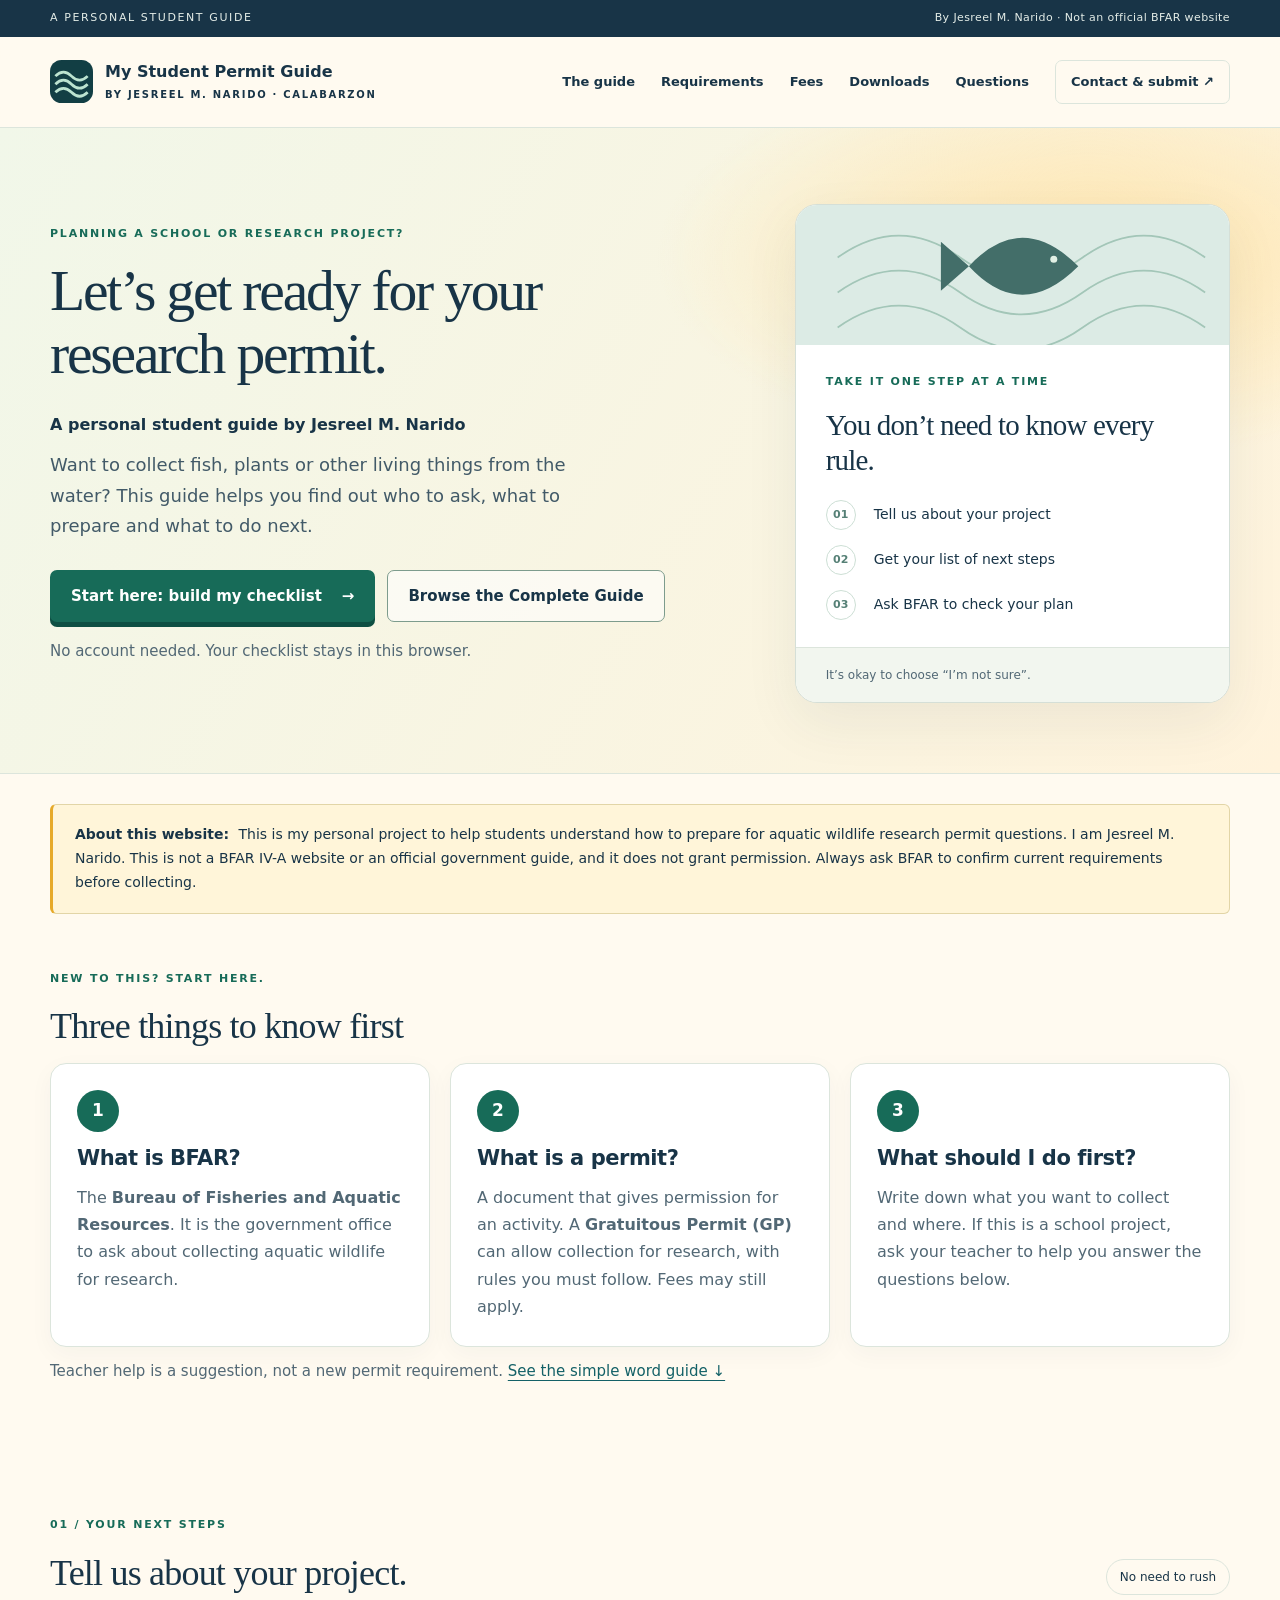
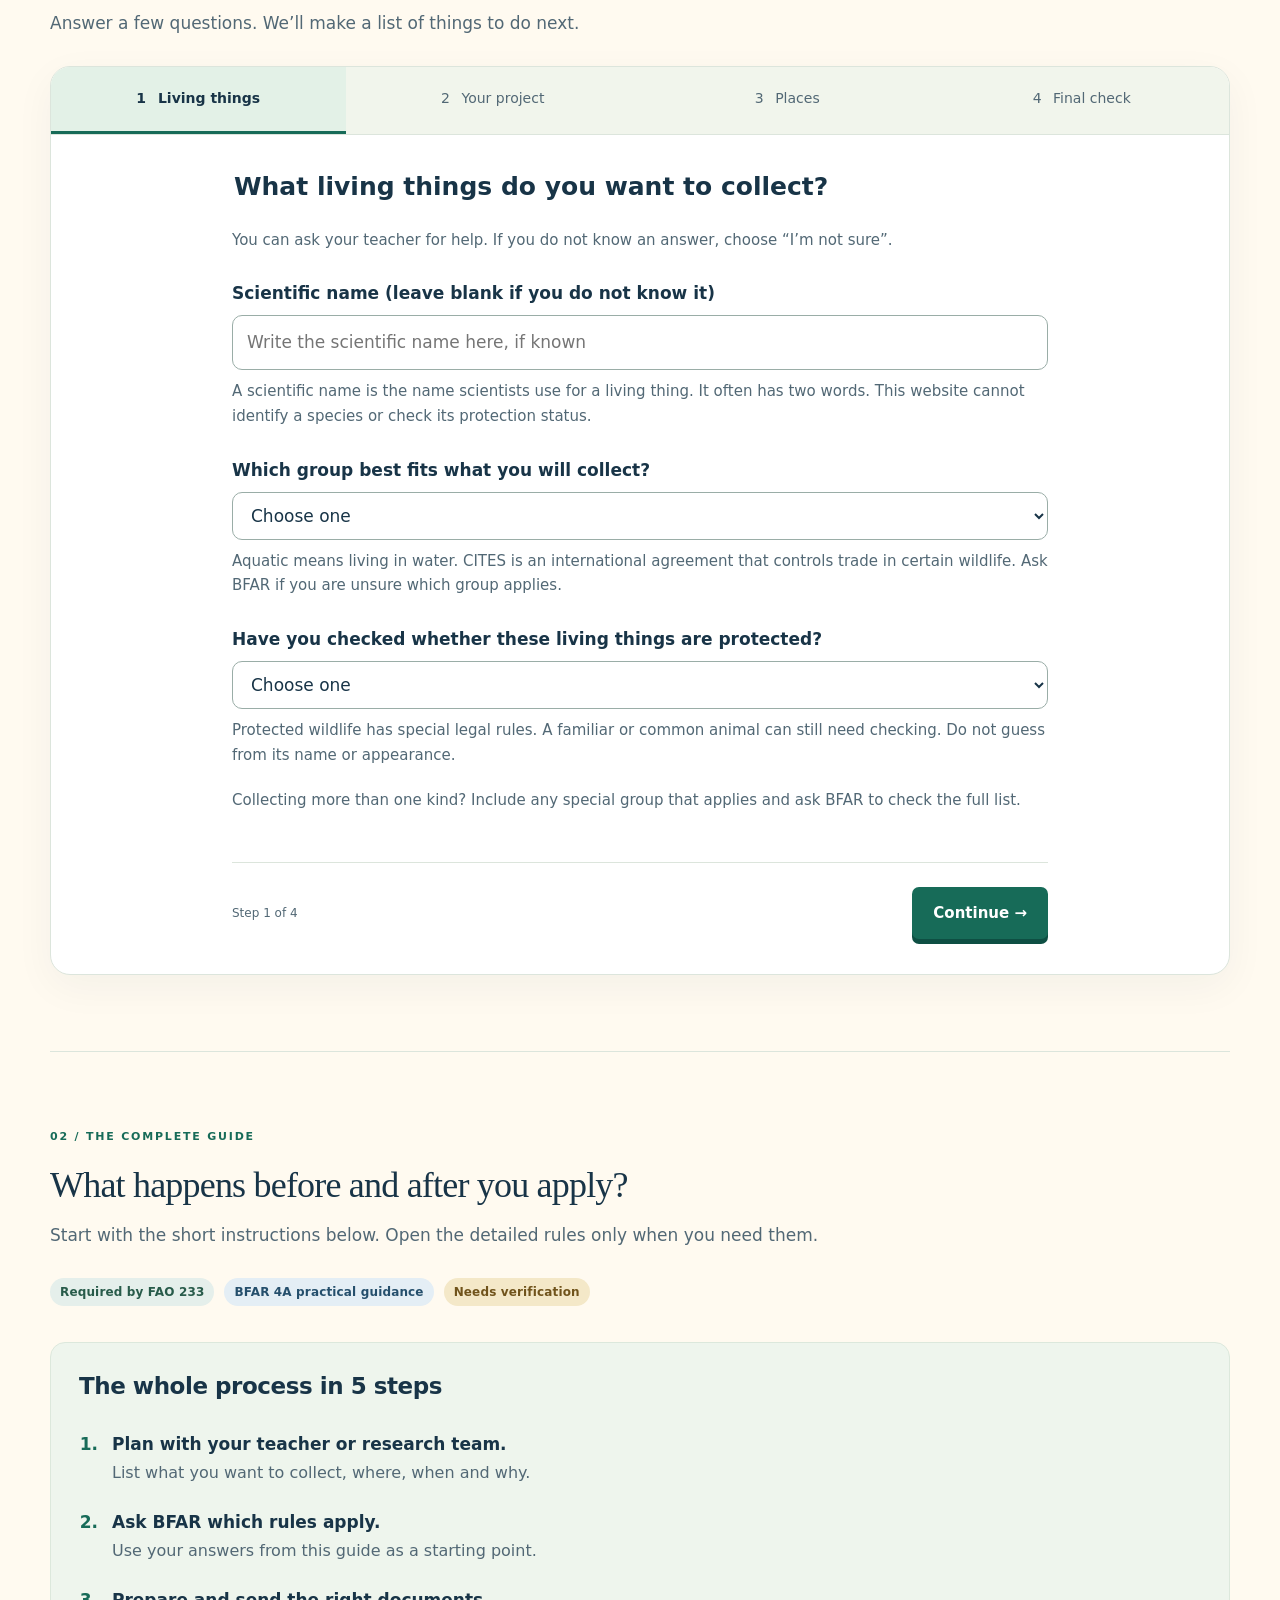
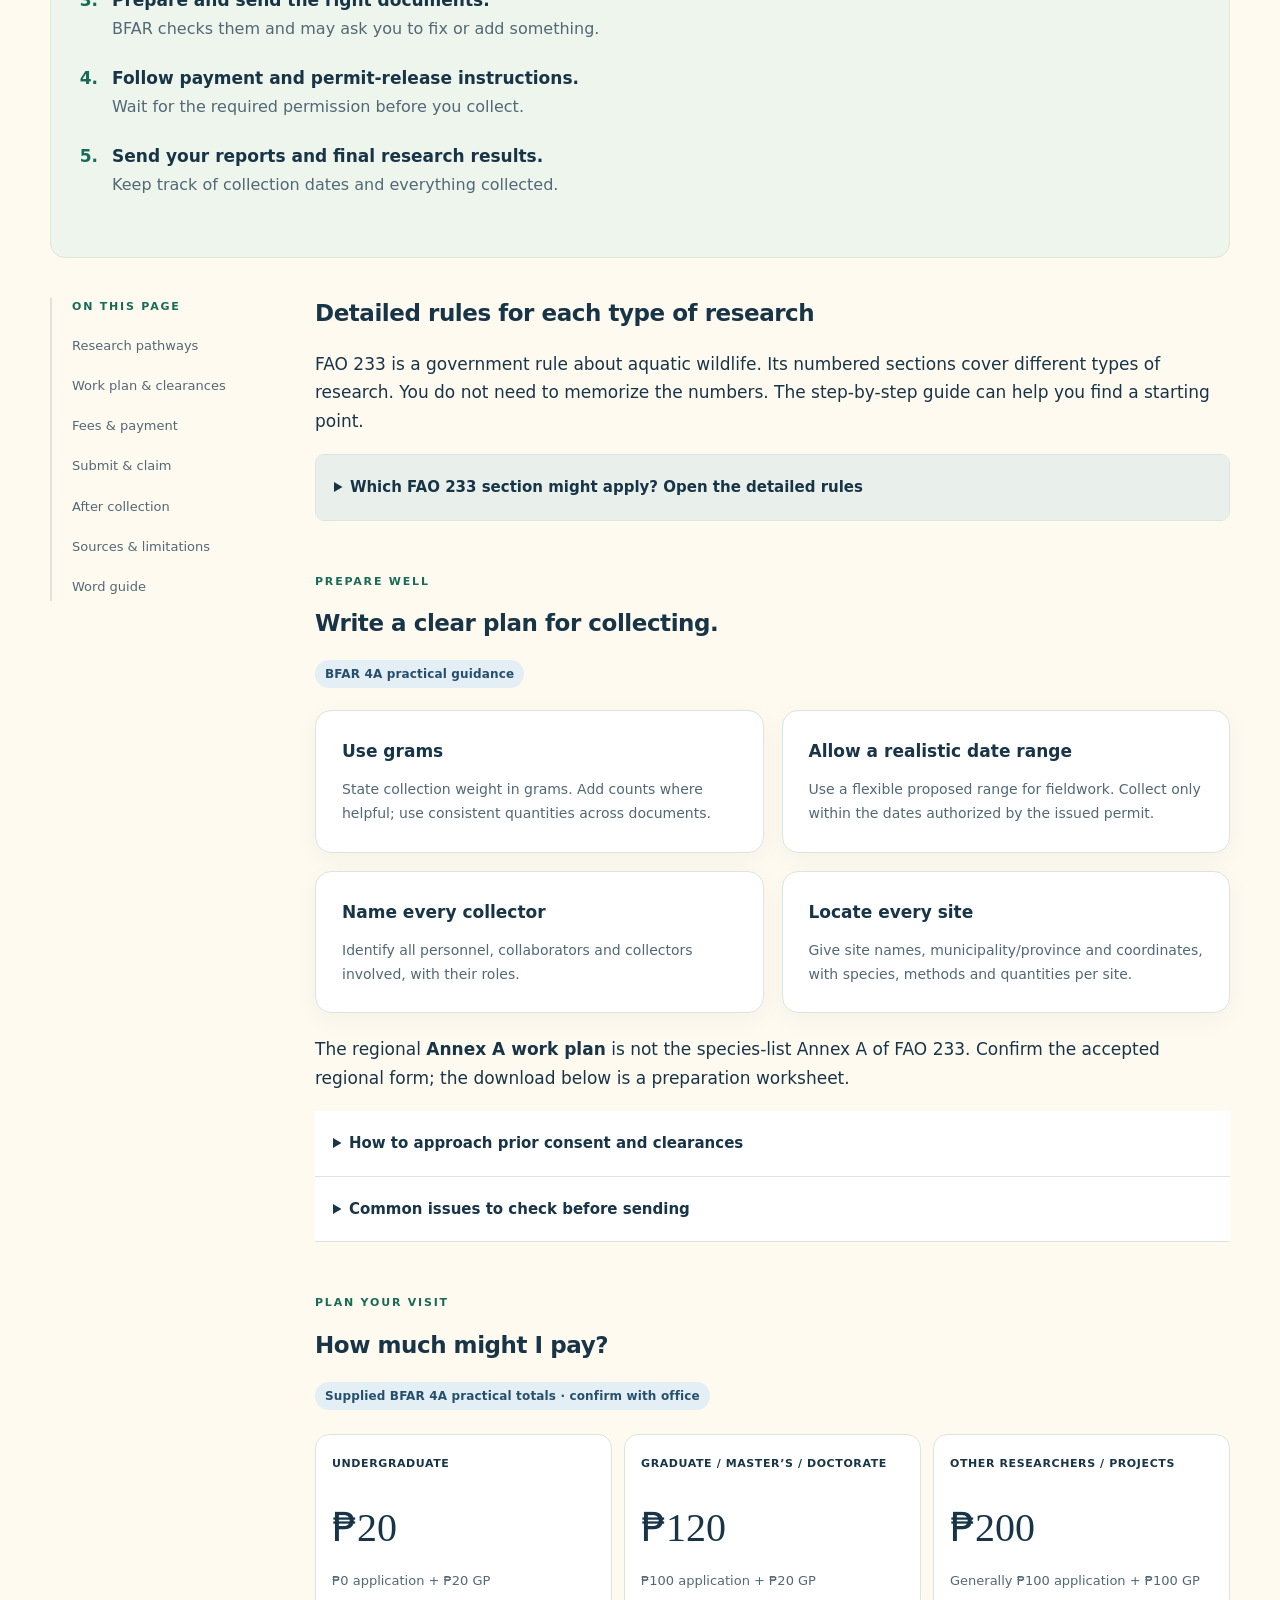
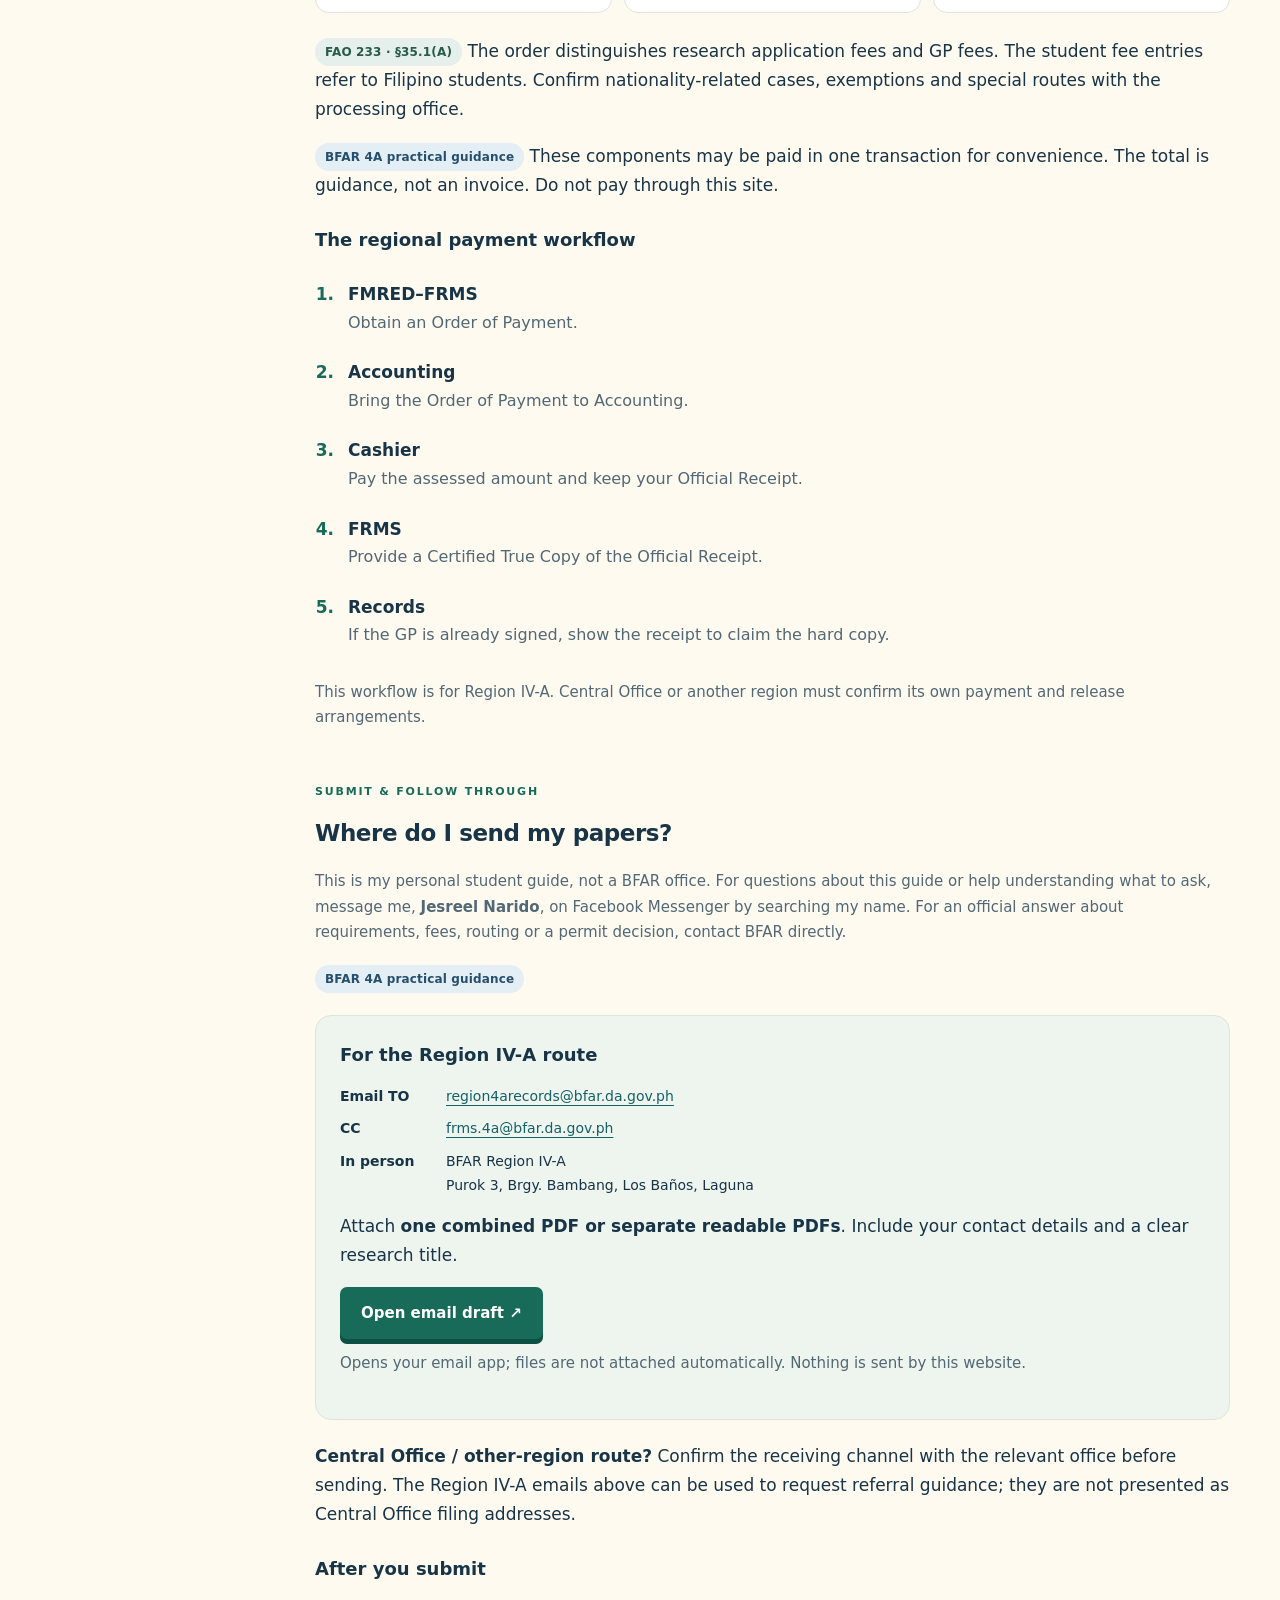
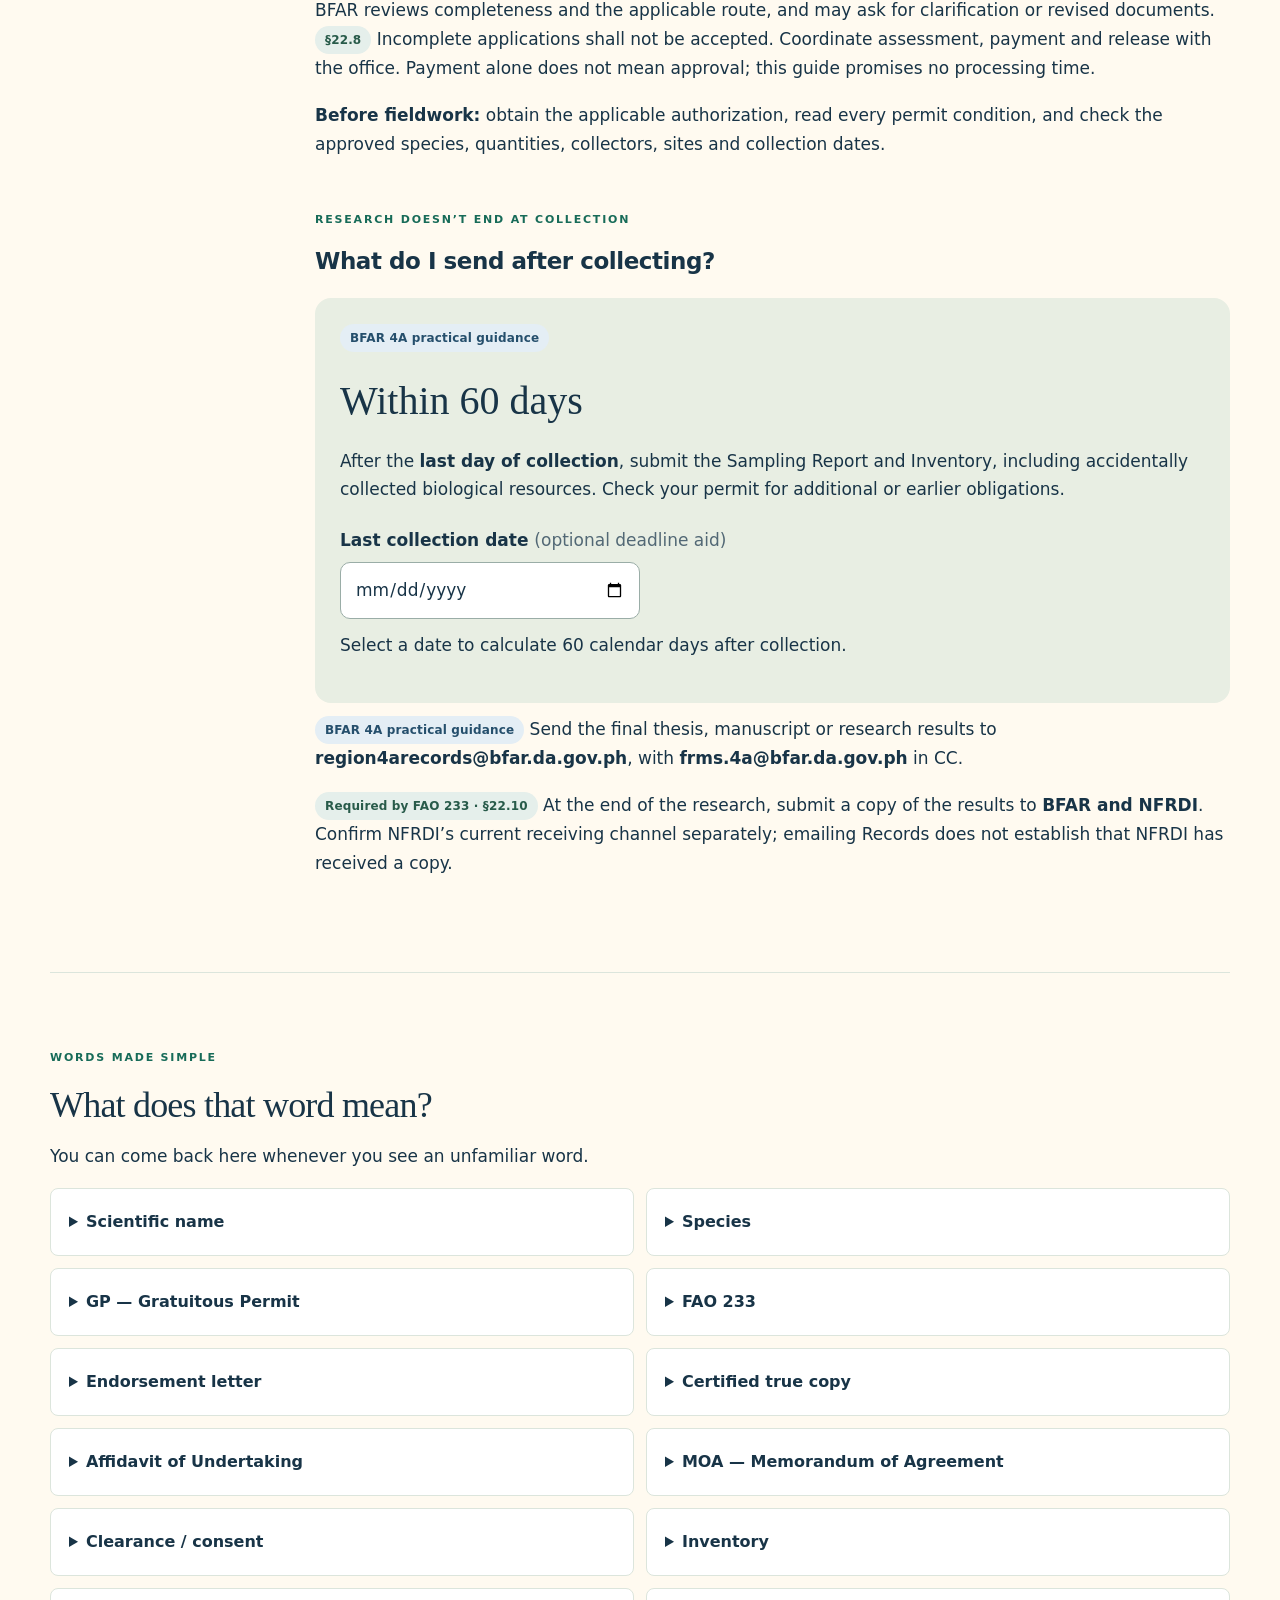
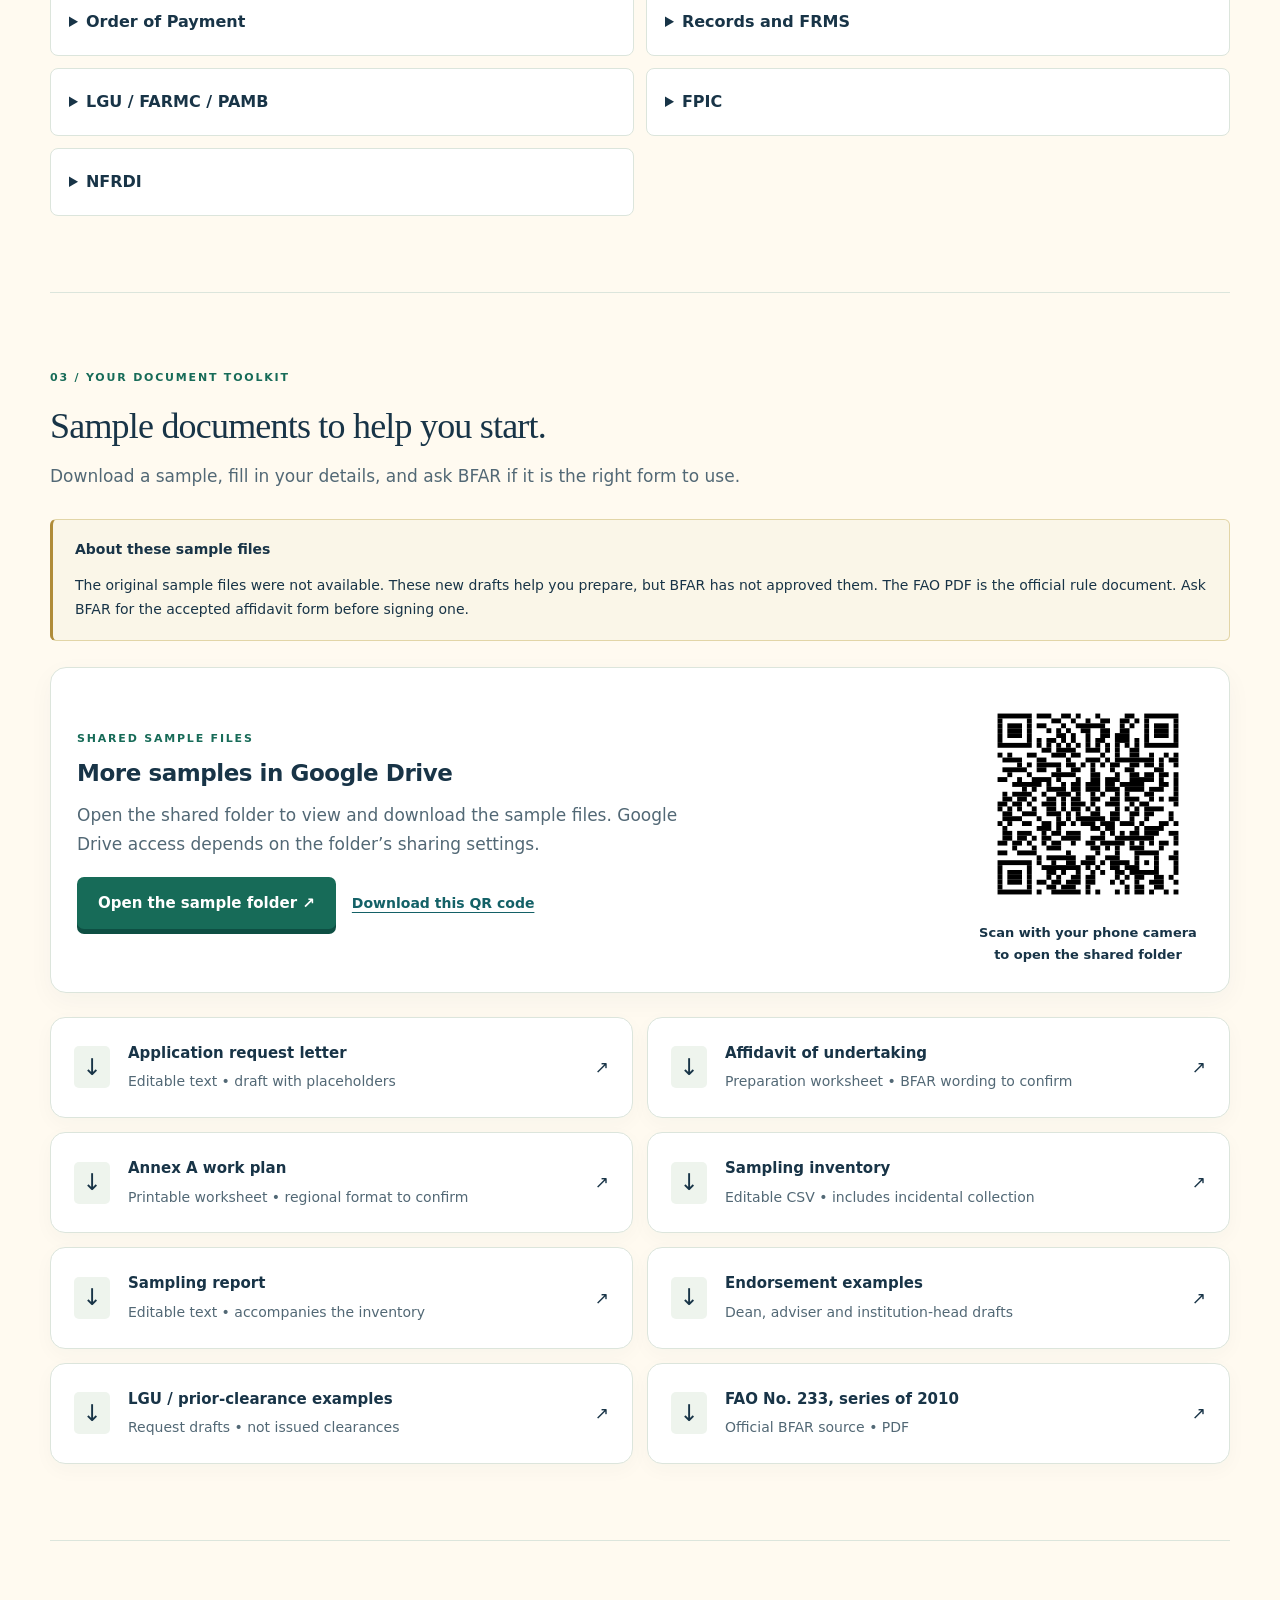
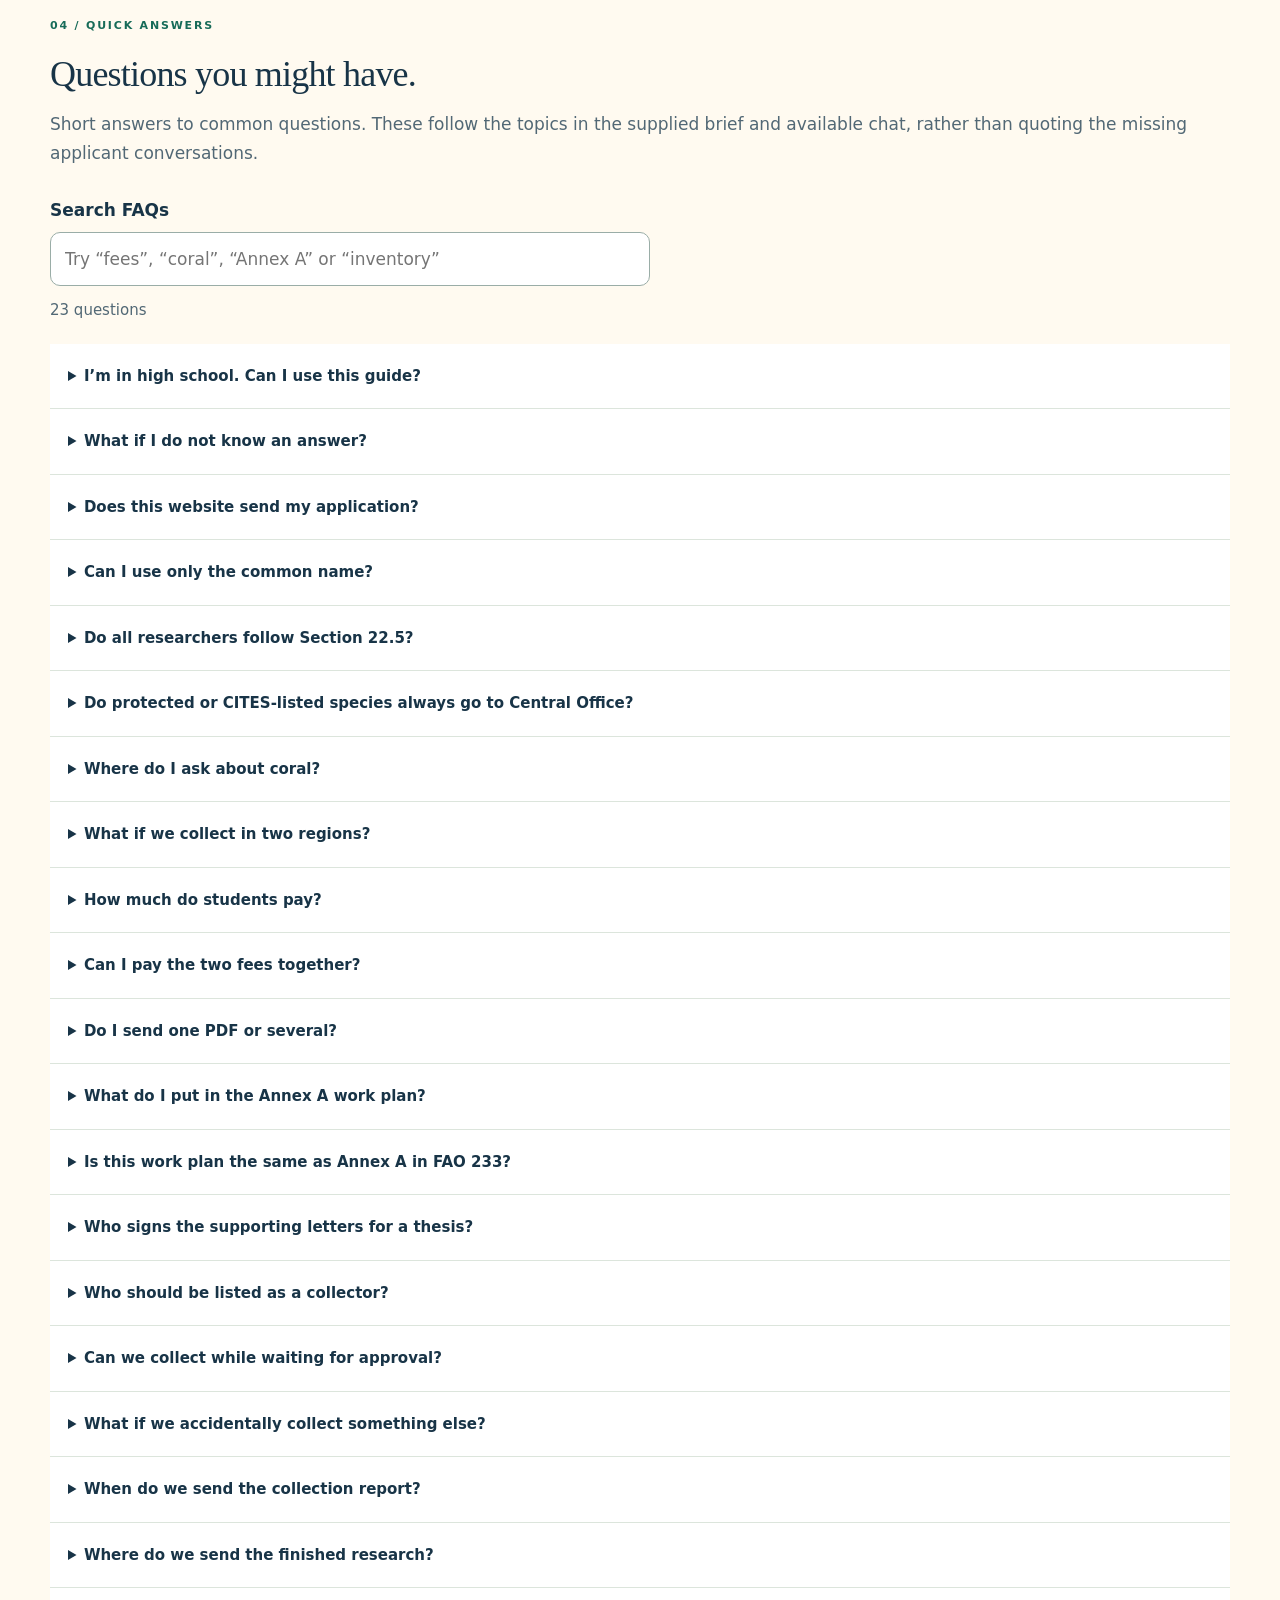
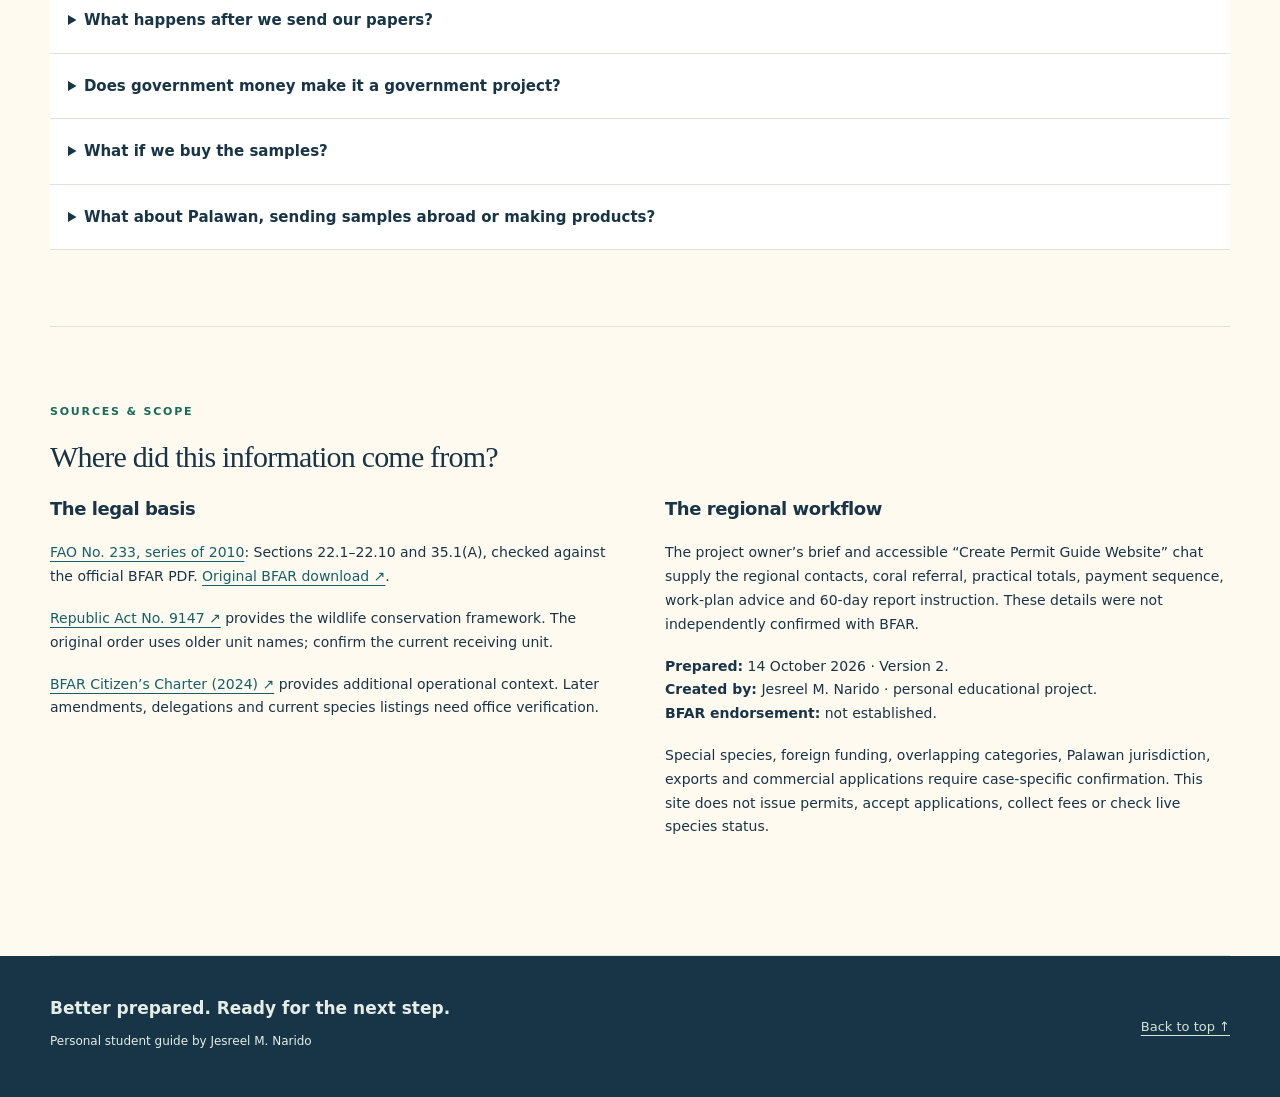
<file: index.html>
<!DOCTYPE html>

<html lang="en"><head><meta charset="utf-8"/><meta content="width=device-width,initial-scale=1" name="viewport"/><meta content="#123e44" name="theme-color"/><meta content="A personal student guide by Jesreel M. Narido to help students prepare questions and documents for a possible aquatic wildlife research permit." name="description"/><title>My Student Permit Guide — Jesreel M. Narido</title><link href="assets/mark.svg" rel="icon" type="image/svg+xml"/><link href="styles.css" rel="stylesheet"/><script defer="" src="data.js"></script><script defer="" src="script.js"></script></head>
<body><a class="skip-link" href="#main">Skip to main content</a><div class="utility"><div class="wrap">A PERSONAL STUDENT GUIDE <span>By Jesreel M. Narido · Not an official BFAR website</span></div></div>
<header class="site-header"><div class="wrap header-inner"><a aria-label="Permit guide home" class="brand" href="#home"><img alt="" height="43" src="assets/mark.svg" width="43"/><span>My Student Permit Guide<small>BY JESREEL M. NARIDO · CALABARZON</small></span></a><nav aria-label="Main navigation"><a href="#guide">The guide</a><a href="#pathways">Requirements</a><a href="#fees">Fees</a><a href="#downloads">Downloads</a><a href="#faqs">Questions</a><a class="contact-nav" href="#contact">Contact &amp; submit ↗</a></nav></div></header>
<main id="main"><section class="hero" id="home"><div class="wrap hero-grid"><div><p class="eyebrow">PLANNING A SCHOOL OR RESEARCH PROJECT?</p><h1>Let’s get ready for your research permit.</h1><p class="hero-copy">A personal student guide by Jesreel M. Narido</p><p class="hero-sub">Want to collect fish, plants or other living things from the water? This guide helps you find out who to ask, what to prepare and what to do next.</p><div class="hero-actions"><a class="button primary" href="#wizard" id="start-guide">Start here: build my checklist <span aria-hidden="true">→</span></a><a class="button secondary" href="#guide">Browse the Complete Guide</a></div><p class="micro">No account needed. Your checklist stays in this browser.</p></div><aside class="hero-card"><div aria-hidden="true" class="water-art"><svg viewbox="0 0 400 160"><path d="M0 60Q70 10 140 60T280 60T420 60M0 100Q70 50 140 100T280 100T420 100M0 140Q70 90 140 140T280 140T420 140"></path><path class="fish" d="M150 70Q210 5 275 70Q210 135 150 70L118 42V98Z"></path><circle cx="247" cy="62" r="4"></circle></svg></div><p class="eyebrow">TAKE IT ONE STEP AT A TIME</p><h2>You don’t need to know every rule.</h2><ol class="hero-steps"><li><b>01</b><span>Tell us about your project</span></li><li><b>02</b><span>Get your list of next steps</span></li><li><b>03</b><span>Ask BFAR to check your plan</span></li></ol><div class="card-foot">It’s okay to choose “I’m not sure”.</div></aside></div></section>
<div class="wrap"><div class="notice intro-notice"><strong>About this website:</strong> This is my personal project to help students understand how to prepare for aquatic wildlife research permit questions. I am Jesreel M. Narido. This is not a BFAR IV-A website or an official government guide, and it does not grant permission. Always ask BFAR to confirm current requirements before collecting.</div><section aria-labelledby="basics-title" class="beginner-start" id="start-here"><p class="eyebrow">NEW TO THIS? START HERE.</p><h2 id="basics-title">Three things to know first</h2><div class="basics-grid"><div class="small-card"><span class="big-number">1</span><h3>What is BFAR?</h3><p>The <b>Bureau of Fisheries and Aquatic Resources</b>. It is the government office to ask about collecting aquatic wildlife for research.</p></div><div class="small-card"><span class="big-number">2</span><h3>What is a permit?</h3><p>A document that gives permission for an activity. A <b>Gratuitous Permit (GP)</b> can allow collection for research, with rules you must follow. Fees may still apply.</p></div><div class="small-card"><span class="big-number">3</span><h3>What should I do first?</h3><p>Write down what you want to collect and where. If this is a school project, ask your teacher to help you answer the questions below.</p></div></div><p class="help">Teacher help is a suggestion, not a new permit requirement. <a href="#word-help">See the simple word guide ↓</a></p></section>
<section class="section wizard-section" id="wizard"><div class="section-heading"><div><p class="eyebrow">01 / YOUR NEXT STEPS</p><h2>Tell us about your project.</h2><p>Answer a few questions. We’ll make a list of things to do next.</p></div><span class="pill">No need to rush</span></div><noscript><div class="notice">Enable JavaScript to use the interactive guide. All pathways, fees, downloads and submission instructions remain available in the complete guide below.</div></noscript>
<div hidden="" id="wizard-app"><ol aria-label="Guide progress" class="stepper"><li aria-current="step">1 <span>Living things</span></li><li>2 <span>Your project</span></li><li>3 <span>Places</span></li><li>4 <span>Final check</span></li></ol><form id="permit-form" novalidate="">
<fieldset class="wizard-step"><legend>What living things do you want to collect?</legend><p class="help">You can ask your teacher for help. If you do not know an answer, choose “I’m not sure”.</p><label for="scientific">Scientific name (leave blank if you do not know it)</label><input aria-describedby="scientific-help" autocomplete="off" id="scientific" maxlength="400" name="scientific" placeholder="Write the scientific name here, if known"/><p class="help" id="scientific-help">A scientific name is the name scientists use for a living thing. It often has two words. This website cannot identify a species or check its protection status.</p><label for="species">Which group best fits what you will collect?</label><select aria-describedby="species-help" id="species" name="species" required=""><option value="">Choose one</option><option value="general">Other aquatic plants or animals</option><option value="coral">Coral, even if collecting other things too</option><option value="protected">Threatened or protected plants or animals</option><option value="cites">Listed under CITES (see explanation below)</option><option value="properties">Known toxins or possible medicine/product uses</option><option value="unknown">I’m not sure</option></select><p class="help" id="species-help">Aquatic means living in water. CITES is an international agreement that controls trade in certain wildlife. Ask BFAR if you are unsure which group applies.</p><label for="status">Have you checked whether these living things are protected?</label><select aria-describedby="status-help" id="status" name="status" required=""><option value="">Choose one</option><option value="no">Yes, checked — none are protected or CITES-listed</option><option value="yes">Yes — at least one is protected or CITES-listed</option><option value="unknown">I’m not sure / we have not checked</option></select><p class="help" id="status-help">Protected wildlife has special legal rules. A familiar or common animal can still need checking. Do not guess from its name or appearance.</p><p class="help">Collecting more than one kind? Include any special group that applies and ask BFAR to check the full list.</p></fieldset>
<fieldset class="wizard-step" hidden=""><legend>Tell us about you and your project.</legend><label for="applicant">Which best describes you?</label><select aria-describedby="applicant-help" id="applicant" name="applicant" required=""><option value="">Choose one</option><option value="highschool">High school student</option><option value="undergrad">College student (undergraduate)</option><option value="graduate">Master’s or doctoral student</option><option value="researcher">Teacher, researcher or research team</option><option value="government">Government office</option><option value="ngo">Private organization or non-government organization</option><option value="foreign">Researcher from another country</option><option value="unknown">I’m not sure</option></select><p class="help" id="applicant-help">High school students can use this guide. BFAR must confirm the correct rules and fee for the actual school project; we will not assume it is a college thesis.</p><label for="purpose">What is the project for?</label><select aria-describedby="purpose-help" id="purpose" name="purpose" required=""><option value="">Choose one</option><option value="school">School project / science investigatory project</option><option value="thesis">Thesis or dissertation at a Philippine school</option><option value="government">Research started or carried out by a government office</option><option value="urgent">Government collection for a certified urgent problem</option><option value="conservation">A project to protect wildlife or breed it for conservation</option><option value="research">Other scientific research</option><option value="commercial">Developing products or looking for useful biological materials</option><option value="unknown">I’m not sure</option></select><p class="help" id="purpose-help">A thesis or dissertation is a formal research project required for a degree. An ordinary school activity may follow a different process.</p><label for="foreign">Is a person, school or funder from another country involved?</label><select aria-describedby="foreign-help" id="foreign" name="foreign" required=""><option value="">Choose one</option><option value="no">No — Filipino applicant, with no foreign organization or funding</option><option value="yes">Yes — foreign nationality, organization or funding</option><option value="unknown">I’m not sure</option></select><p class="help" id="foreign-help">Funding means money used to pay for the project. Include foreign school or organization links, even if the collection happens in the Philippines.</p><p class="help">Money from a government grant does not always make it a government project. Ask who started or carries out the research.</p></fieldset>
<fieldset class="wizard-step" hidden=""><legend>Tell us about the collection place.</legend><label for="geography">Where will you collect?</label><select aria-describedby="geography-help" id="geography" name="geography" required=""><option value="">Choose one</option><option value="4a">Only CALABARZON (Region IV-A)</option><option value="other">Only one other region, outside Palawan</option><option value="multi">Two or more regions</option><option value="palawan">Palawan is included</option><option value="unknown">We have not chosen the places yet</option></select><p class="help" id="geography-help">CALABARZON includes Cavite, Laguna, Batangas, Rizal and Quezon. Two places in the same region do not automatically mean two regions.</p><label for="sites">Name the places (optional)</label><textarea aria-describedby="sites-help" id="sites" maxlength="800" name="sites" placeholder="Example: name of the lake, town and province" rows="2"></textarea><p class="help" id="sites-help">Later, your work plan should include coordinates: map numbers that show the exact location. You can ask your teacher to help find them.</p><label for="source">Where will the samples come from?</label><select id="source" name="source" required=""><option value="">Choose one</option><option value="wild">Nature, such as a river, lake or sea (even if some are bought)</option><option value="cultured">Only bought, farmed or already-collected samples</option><option value="unknown">I’m not sure</option></select><label for="clearance">Does the collection place need special permission?</label><select aria-describedby="clearance-help" id="clearance" name="clearance" required=""><option value="">Choose one</option><option value="yes">Yes — protected area, ancestral domain or private rights</option><option value="no">We checked — none of these apply</option><option value="unknown">I’m not sure</option></select><p class="help" id="clearance-help">Examples include a protected park, an Indigenous community’s ancestral domain, or a place where someone holds private rights. BFAR can tell you whose permission is needed.</p></fieldset>
<fieldset class="wizard-step" hidden=""><legend>A few final checks.</legend><label for="properties">Do the living things have known toxins or possible uses in medicine or products?</label><select aria-describedby="properties-help" id="properties" name="properties" required=""><option value="">Choose one</option><option value="yes">Yes</option><option value="no">None that we know of</option><option value="unknown">I’m not sure</option></select><p class="help" id="properties-help">Toxins are harmful substances. Some species with these properties need a special written agreement called an MOA. Ask your teacher or BFAR if you do not know.</p><label for="export">Will any samples or material from them go outside the Philippines?</label><select aria-describedby="export-help" id="export" name="export" required=""><option value="">Choose one</option><option value="no">No</option><option value="yes">Yes</option><option value="unknown">I’m not sure</option></select><p class="help" id="export-help">Sending samples abroad may need other permits. The research permit alone may not cover this.</p><div class="notice"><strong>Before you continue</strong><p>We will show possible next steps based on your answers. BFAR still needs to check the rules that apply. It is okay if some answers are “I’m not sure”.</p></div><div id="answer-review"></div></fieldset>
<p id="form-error" role="alert"></p><div class="form-actions"><button class="button secondary" id="back" type="button">← Back</button><span id="step-count">Step 1 of 4</span><button class="button primary" id="next" type="submit">Continue →</button></div></form></div>
<section aria-labelledby="result-title" hidden="" id="result"><div class="result-banner"><p class="eyebrow">YOUR PREPARATION PLAN</p><h2 id="result-title" tabindex="-1">Your likely pathway</h2><p>Use this list to prepare. Ask BFAR to check it before you collect.</p></div><div id="result-content"></div><div class="result-actions"><button class="button primary" id="print-result">Print or save my list</button><button class="button secondary" id="edit-answers">Change my answers</button><button class="text-button" id="reset-checklist">Uncheck all boxes</button></div><p class="help" id="storage-status" role="status"></p></section></section>
<section class="section" id="guide"><div class="section-heading"><div><p class="eyebrow">02 / THE COMPLETE GUIDE</p><h2>What happens before and after you apply?</h2><p>Start with the short instructions below. Open the detailed rules only when you need them.</p></div></div><div class="legend"><span class="tag legal">Required by FAO 233</span><span class="tag practice">BFAR 4A practical guidance</span><span class="tag verify">Needs verification</span></div><div class="process-overview"><h3>The whole process in 5 steps</h3><ol class="flow"><li><b>Plan with your teacher or research team.</b><span>List what you want to collect, where, when and why.</span></li><li><b>Ask BFAR which rules apply.</b><span>Use your answers from this guide as a starting point.</span></li><li><b>Prepare and send the right documents.</b><span>BFAR checks them and may ask you to fix or add something.</span></li><li><b>Follow payment and permit-release instructions.</b><span>Wait for the required permission before you collect.</span></li><li><b>Send your reports and final research results.</b><span>Keep track of collection dates and everything collected.</span></li></ol></div><div class="guide-layout"><aside class="guide-index"><p class="eyebrow">ON THIS PAGE</p><a href="#pathways">Research pathways</a><a href="#work-plan">Work plan &amp; clearances</a><a href="#fees">Fees &amp; payment</a><a href="#contact">Submit &amp; claim</a><a href="#after">After collection</a><a href="#sources">Sources &amp; limitations</a><a href="#word-help">Word guide</a></aside><div><article id="pathways"><h3>Detailed rules for each type of research</h3><p>FAO 233 is a government rule about aquatic wildlife. Its numbered sections cover different types of research. You do not need to memorize the numbers. The step-by-step guide can help you find a starting point.</p><details class="advanced-rules"><summary>Which FAO 233 section might apply? Open the detailed rules</summary><details><summary><span class="section-no">§ 22.1</span> Filipino researcher • no foreign funding</summary><div class="detail-body"><p><span class="tag legal">Required by FAO 233</span> Section 22.1. Baseline processing: BFAR Central Office under Section 22.7; see exceptions below.</p><ul><li>Letter of application</li><li>Non-refundable application fee</li><li>Personal résumé</li><li>Brief research description or project proposal</li><li>Endorsement from the head of the affiliated institution; for an independent researcher, endorsement by a recognized expert from a research/academic institution or conservation organization</li><li>Site-appropriate prior consent or clearance: Indigenous Peoples’ FPIC, or concerned LGU clearance in consultation with FARMC; PAMB for protected areas, relevant rights holders and other agencies as applicable. Confirm which applies to each site; these are not interchangeable blanket clearances.</li><li>Affidavit of Undertaking; MOA with the Secretary instead where the specified toxin/pharmacological/commercial-property condition applies</li><li>GP issued by the Secretary if collection is from the wild, after completing requirements</li></ul></div></details><details><summary><span class="section-no">§ 22.2</span> Foreign researcher, affiliation or funding</summary><div class="detail-body"><p><span class="tag legal">Required by FAO 233</span> Section 22.2. Baseline processing: BFAR Central Office under Section 22.7; see exceptions below.</p><ul><li>Letter of application</li><li>Institutional profile or personal résumé</li><li>Brief research description or project proposal</li><li>Disclosure of the source of research funds</li><li>Local institution as research collaborator/counterpart and consent letter from its head</li><li>Site-appropriate prior consent or clearance: Indigenous Peoples’ FPIC, or concerned LGU clearance in consultation with FARMC; PAMB for protected areas, relevant rights holders and other agencies as applicable. Confirm which applies to each site; these are not interchangeable blanket clearances.</li><li>Non-refundable application fee</li><li>MOA between the Secretary and the proponent</li><li>GP issued by the Secretary for wild collection after completing requirements</li></ul></div></details><details><summary><span class="section-no">§ 22.3</span> Conservation breeding or wildlife conservation project</summary><div class="detail-body"><p><span class="tag legal">Required by FAO 233</span> Section 22.3. Baseline processing: BFAR Central Office under Section 22.7; see exceptions below.</p><ul><li>Letter of intent</li><li>Research/project proposal</li><li>Habitat restoration, protection and management plan for reintroduction/restocking of captive-bred individuals (captive-breeding projects only)</li><li>Acceptance letter from local collaborators (foreign applicants only)</li><li>Institutional or organizational profile</li><li>Endorsement from the institution/organization head</li><li>Disclosure of project funding source</li><li>Prior clearance under Rule 7.4 of Joint DA–DENR–PCSD AO No. 1; confirm site-specific authorities</li><li>Non-refundable application and processing fees</li></ul></div></details><details><summary><span class="section-no">§ 22.4</span> Government collection for certified urgent concerns</summary><div class="detail-body"><p><span class="tag legal">Required by FAO 233</span> Section 22.4. Conditional exemption from the scientific-research rule; confirm eligibility with BFAR.</p><ul><li>Certification by the government agency that collection addresses an urgent concern covered by Section 22.4</li><li>Prior notice to BFAR</li><li>Written research results and recommended plan of action to BFAR</li></ul></div></details><details><summary><span class="section-no">§ 22.5</span> Government-initiated or implemented research</summary><div class="detail-body"><p><span class="tag legal">Required by FAO 233</span> Section 22.5. Baseline processing: Concerned BFAR Regional Office under Section 22.7; see exceptions below.</p><ul><li>Letter of intent/application</li><li>Approved Work and Financial Plan</li><li>Research proposal</li><li>Site-appropriate prior consent or clearance: Indigenous Peoples’ FPIC, or concerned LGU clearance in consultation with FARMC; PAMB for protected areas, relevant rights holders and other agencies as applicable. Confirm which applies to each site; these are not interchangeable blanket clearances.</li><li>Grant or other agreement covering research funding</li><li>GP issued by the Regional Director for wild collection after completing requirements</li></ul></div></details><details><summary><span class="section-no">§ 22.6</span> Student thesis or dissertation at a local institution</summary><div class="detail-body"><p><span class="tag legal">Required by FAO 233</span> Section 22.6. Baseline processing: Concerned BFAR Regional Office under Section 22.7; see exceptions below.</p><ul><li>Letter of application</li><li>Certified true copy of the approved thesis proposal</li><li>Endorsement letters from the concerned Dean and thesis adviser</li><li>Site-appropriate prior consent or clearance: Indigenous Peoples’ FPIC, or concerned LGU clearance in consultation with FARMC; PAMB for protected areas, relevant rights holders and other agencies as applicable. Confirm which applies to each site; these are not interchangeable blanket clearances.</li><li>Non-refundable application fee for graduate students</li><li>Affidavit of Undertaking; MOA between the Secretary and the student where the specified toxin/pharmacological/commercial-property condition applies</li><li>GP issued by the Regional Director, or by the Secretary for species covered by MOA, for wild collection after completing requirements</li></ul></div></details><div class="notice"><strong>Routing exceptions and current-office confirmation</strong><p><b>Section 22.9:</b> research covering two or more regions goes to Central Office. Section 22.7 sends 22.1–22.3 to Central Office and 22.4–22.6 to the concerned Regional Office, subject to the 22.6 MOA exception.</p><p><b>Threatened / protected / CITES:</b> special review required — confirm the applicable permit and processing office with BFAR. <b>Corals:</b> the supplied BFAR 4A operational guidance refers cases to Central Office–FRLD–AWRS. <b>Toxin / pharmacological / commercial-property cases:</b> an MOA/Secretary-level route may apply.</p><p>The 2024 BFAR Citizen’s Charter describes some regional processing differently from the original Section 22.7. This guide shows the original FAO baseline and flags current delegation and office routing for confirmation; it does not silently treat the charter as an amendment.</p></div></details></article>
<article id="work-plan"><p class="eyebrow">PREPARE WELL</p><h3>Write a clear plan for collecting.</h3><span class="tag practice">BFAR 4A practical guidance</span><div class="mini-grid"><div class="small-card"><b>Use grams</b><p>State collection weight in grams. Add counts where helpful; use consistent quantities across documents.</p></div><div class="small-card"><b>Allow a realistic date range</b><p>Use a flexible proposed range for fieldwork. Collect only within the dates authorized by the issued permit.</p></div><div class="small-card"><b>Name every collector</b><p>Identify all personnel, collaborators and collectors involved, with their roles.</p></div><div class="small-card"><b>Locate every site</b><p>Give site names, municipality/province and coordinates, with species, methods and quantities per site.</p></div></div><p>The regional <b>Annex A work plan</b> is not the species-list Annex A of FAO 233. Confirm the accepted regional form; the download below is a preparation worksheet.</p><details><summary>How to approach prior consent and clearances</summary><div class="detail-body"><span class="tag legal">Required by FAO 233 · applicable subsections</span><p>Site-appropriate prior consent or clearance: Indigenous Peoples’ FPIC, or concerned LGU clearance in consultation with FARMC; PAMB for protected areas, relevant rights holders and other agencies as applicable. Confirm which applies to each site; these are not interchangeable blanket clearances.</p><p>Identify each collection site first, then ask BFAR which authority must issue the consent or clearance. Do not substitute a generic LGU letter for Indigenous Peoples’ FPIC or PAMB clearance where applicable.</p></div></details><details><summary>Common issues to check before sending</summary><div class="detail-body"><ul><li>Scientific names and quantities match across the letter, proposal and work plan.</li><li>Dean and adviser endorsements are included for the student pathway.</li><li>Scans are readable; signatures and certifications required for your pathway are present.</li><li>All sites, collectors, funding sources and special species concerns are disclosed.</li><li>Use the correct current BFAR format; illustrative downloads are not approved forms.</li></ul></div></details></article>
<article id="fees"><p class="eyebrow">PLAN YOUR VISIT</p><h3>How much might I pay?</h3><span class="tag practice">Supplied BFAR 4A practical totals · confirm with office</span><div class="fee-grid"><div class="fee-card"><small>UNDERGRADUATE</small><strong>₱20</strong><p>₱0 application + ₱20 GP</p></div><div class="fee-card"><small>GRADUATE / MASTER’S / DOCTORATE</small><strong>₱120</strong><p>₱100 application + ₱20 GP</p></div><div class="fee-card"><small>OTHER RESEARCHERS / PROJECTS</small><strong>₱200</strong><p>Generally ₱100 application + ₱100 GP</p></div></div><p><span class="tag legal">FAO 233 · §35.1(A)</span> The order distinguishes research application fees and GP fees. The student fee entries refer to Filipino students. Confirm nationality-related cases, exemptions and special routes with the processing office.</p><p><span class="tag practice">BFAR 4A practical guidance</span> These components may be paid in one transaction for convenience. The total is guidance, not an invoice. Do not pay through this site.</p><h4>The regional payment workflow</h4><ol class="flow"><li><b>FMRED–FRMS</b><span>Obtain an Order of Payment.</span></li><li><b>Accounting</b><span>Bring the Order of Payment to Accounting.</span></li><li><b>Cashier</b><span>Pay the assessed amount and keep your Official Receipt.</span></li><li><b>FRMS</b><span>Provide a Certified True Copy of the Official Receipt.</span></li><li><b>Records</b><span>If the GP is already signed, show the receipt to claim the hard copy.</span></li></ol><p class="help">This workflow is for Region IV-A. Central Office or another region must confirm its own payment and release arrangements.</p></article>
<article id="contact"><p class="eyebrow">SUBMIT &amp; FOLLOW THROUGH</p><h3>Where do I send my papers?</h3><p class="help">This is my personal student guide, not a BFAR office. For questions about this guide or help understanding what to ask, message me, <b>Jesreel Narido</b>, on Facebook Messenger by searching my name. For an official answer about requirements, fees, routing or a permit decision, contact BFAR directly.</p><span class="tag practice">BFAR 4A practical guidance</span><div class="contact-card"><h4>For the Region IV-A route</h4><dl><dt>Email TO</dt><dd><a href="mailto:region4arecords@bfar.da.gov.ph?cc=frms.4a%40bfar.da.gov.ph">region4arecords@bfar.da.gov.ph</a></dd><dt>CC</dt><dd><a href="mailto:frms.4a@bfar.da.gov.ph">frms.4a@bfar.da.gov.ph</a></dd><dt>In person</dt><dd>BFAR Region IV-A<br/>Purok 3, Brgy. Bambang, Los Baños, Laguna</dd></dl><p>Attach <b>one combined PDF or separate readable PDFs</b>. Include your contact details and a clear research title.</p><a class="button primary" href="mailto:region4arecords@bfar.da.gov.ph?cc=frms.4a%40bfar.da.gov.ph&amp;subject=Gratuitous%20Permit%20Application">Open email draft ↗</a><p class="help">Opens your email app; files are not attached automatically. Nothing is sent by this website.</p></div><p><b>Central Office / other-region route?</b> Confirm the receiving channel with the relevant office before sending. The Region IV-A emails above can be used to request referral guidance; they are not presented as Central Office filing addresses.</p><h4>After you submit</h4><p>BFAR reviews completeness and the applicable route, and may ask for clarification or revised documents. <span class="tag legal">§22.8</span> Incomplete applications shall not be accepted. Coordinate assessment, payment and release with the office. Payment alone does not mean approval; this guide promises no processing time.</p><p><b>Before fieldwork:</b> obtain the applicable authorization, read every permit condition, and check the approved species, quantities, collectors, sites and collection dates.</p></article>
<article id="after"><p class="eyebrow">RESEARCH DOESN’T END AT COLLECTION</p><h3>What do I send after collecting?</h3><div class="deadline-card"><span class="tag practice">BFAR 4A practical guidance</span><strong>Within 60 days</strong><p>After the <b>last day of collection</b>, submit the Sampling Report and Inventory, including accidentally collected biological resources. Check your permit for additional or earlier obligations.</p><label for="last-date">Last collection date <span class="optional">(optional deadline aid)</span></label><input id="last-date" type="date"/><p id="deadline" role="status">Select a date to calculate 60 calendar days after collection.</p></div><p><span class="tag practice">BFAR 4A practical guidance</span> Send the final thesis, manuscript or research results to <b>region4arecords@bfar.da.gov.ph</b>, with <b>frms.4a@bfar.da.gov.ph</b> in CC.</p><p><span class="tag legal">Required by FAO 233 · §22.10</span> At the end of the research, submit a copy of the results to <b>BFAR and NFRDI</b>. Confirm NFRDI’s current receiving channel separately; emailing Records does not establish that NFRDI has received a copy.</p></article></div></div></section>
<section class="section word-help" id="word-help"><p class="eyebrow">WORDS MADE SIMPLE</p><h2>What does that word mean?</h2><p>You can come back here whenever you see an unfamiliar word.</p><div class="word-grid"><details><summary>Scientific name</summary><div class="detail-body"><p>The name scientists use for a living thing. It often has two words.</p></div></details><details><summary>Species</summary><div class="detail-body"><p>A kind of living thing. Use its scientific name to avoid confusion.</p></div></details><details><summary>GP — Gratuitous Permit</summary><div class="detail-body"><p>A permit for activities such as collecting aquatic wildlife for research. Fees may still apply.</p></div></details><details><summary>FAO 233</summary><div class="detail-body"><p>Fisheries Administrative Order No. 233: the government rule used in this guide.</p></div></details><details><summary>Endorsement letter</summary><div class="detail-body"><p>A letter from the required school or organization official supporting your application.</p></div></details><details><summary>Certified true copy</summary><div class="detail-body"><p>A copy certified as matching the original. Ask the office which certification it accepts.</p></div></details><details><summary>Affidavit of Undertaking</summary><div class="detail-body"><p>A formal sworn statement about commitments. Ask BFAR for the correct form and signing instructions.</p></div></details><details><summary>MOA — Memorandum of Agreement</summary><div class="detail-body"><p>A written agreement between named parties. Some cases need one with the Secretary of Agriculture.</p></div></details><details><summary>Clearance / consent</summary><div class="detail-body"><p>Permission from the authority, community or rights holder that applies to the place. BFAR can help identify the right process.</p></div></details><details><summary>Inventory</summary><div class="detail-body"><p>A list of what you collected, with amounts and collection details.</p></div></details><details><summary>Order of Payment</summary><div class="detail-body"><p>The document that tells the Cashier what you need to pay.</p></div></details><details><summary>Records and FRMS</summary><div class="detail-body"><p>BFAR office names used in the submission steps. Use the email addresses shown; you do not need to memorize the initials.</p></div></details><details><summary>LGU / FARMC / PAMB</summary><div class="detail-body"><p>LGU means local government unit. FARMC is a fisheries and aquatic resources management council. PAMB is a protected area management board. BFAR will tell you which needs to be involved.</p></div></details><details><summary>FPIC</summary><div class="detail-body"><p>Free and Prior Informed Consent: a specific consent process involving Indigenous Peoples where applicable. A generic letter does not replace it.</p></div></details><details><summary>NFRDI</summary><div class="detail-body"><p>National Fisheries Research and Development Institute. FAO 233 requires a copy of your final research results to be sent there too.</p></div></details></div></section><section class="section downloads-section" id="downloads"><div class="section-heading"><div><p class="eyebrow">03 / YOUR DOCUMENT TOOLKIT</p><h2>Sample documents to help you start.</h2><p>Download a sample, fill in your details, and ask BFAR if it is the right form to use.</p></div></div><div class="notice"><strong>About these sample files</strong><p>The original sample files were not available. These new drafts help you prepare, but BFAR has not approved them. The FAO PDF is the official rule document. Ask BFAR for the accepted affidavit form before signing one.</p></div><section aria-labelledby="drive-samples-title" class="drive-samples" id="drive-samples"><div class="drive-samples-copy"><p class="eyebrow">SHARED SAMPLE FILES</p><h3 id="drive-samples-title">More samples in Google Drive</h3><p>Open the shared folder to view and download the sample files. Google Drive access depends on the folder’s sharing settings.</p><a class="button primary" href="https://drive.google.com/drive/folders/1NVpVfGpvROjyJvoereFq0QYLTjFsSIDI?usp=sharing" rel="noopener noreferrer" target="_blank">Open the sample folder ↗</a><a class="qr-download" download="Jesreel-Narido-Google-Drive-samples-QR.svg" href="assets/drive-samples-qr.svg">Download this QR code</a></div><a aria-label="Open the shared Google Drive samples folder" class="drive-qr" href="https://drive.google.com/drive/folders/1NVpVfGpvROjyJvoereFq0QYLTjFsSIDI?usp=sharing" rel="noopener noreferrer" target="_blank"><img alt="QR code linking to Jesreel Narido’s shared Google Drive samples folder" height="220" src="assets/drive-samples-qr.svg" width="220"/><span>Scan with your phone camera to open the shared folder</span></a></section><div class="download-grid"><a class="download-card" download="" href="downloads/application-request-letter.txt"><span class="file-icon">↓</span><span><strong>Application request letter</strong><small>Editable text • draft with placeholders</small></span><span aria-hidden="true">↗</span></a><a class="download-card" download="" href="downloads/affidavit-of-undertaking.txt"><span class="file-icon">↓</span><span><strong>Affidavit of undertaking</strong><small>Preparation worksheet • BFAR wording to confirm</small></span><span aria-hidden="true">↗</span></a><a class="download-card" download="" href="downloads/annex-a-work-plan.html"><span class="file-icon">↓</span><span><strong>Annex A work plan</strong><small>Printable worksheet • regional format to confirm</small></span><span aria-hidden="true">↗</span></a><a class="download-card" download="" href="downloads/inventory-format.csv"><span class="file-icon">↓</span><span><strong>Sampling inventory</strong><small>Editable CSV • includes incidental collection</small></span><span aria-hidden="true">↗</span></a><a class="download-card" download="" href="downloads/sampling-report.txt"><span class="file-icon">↓</span><span><strong>Sampling report</strong><small>Editable text • accompanies the inventory</small></span><span aria-hidden="true">↗</span></a><a class="download-card" download="" href="downloads/endorsement-examples.txt"><span class="file-icon">↓</span><span><strong>Endorsement examples</strong><small>Dean, adviser and institution-head drafts</small></span><span aria-hidden="true">↗</span></a><a class="download-card" download="" href="downloads/prior-clearance-examples.txt"><span class="file-icon">↓</span><span><strong>LGU / prior-clearance examples</strong><small>Request drafts • not issued clearances</small></span><span aria-hidden="true">↗</span></a><a class="download-card" download="" href="downloads/FAO-233-s-2010.pdf"><span class="file-icon">↓</span><span><strong>FAO No. 233, series of 2010</strong><small>Official BFAR source • PDF</small></span><span aria-hidden="true">↗</span></a></div></section>
<section class="section" id="faqs"><div class="section-heading"><div><p class="eyebrow">04 / QUICK ANSWERS</p><h2>Questions you might have.</h2><p>Short answers to common questions. These follow the topics in the supplied brief and available chat, rather than quoting the missing applicant conversations.</p></div></div><div class="search-box"><label for="faq-search">Search FAQs</label><input id="faq-search" placeholder="Try “fees”, “coral”, “Annex A” or “inventory”" type="search"/><p class="help" id="faq-count" role="status">23 questions</p></div><div id="faq-list"><details class="faq-item"><summary>I’m in high school. Can I use this guide?</summary><div class="detail-body"><p>Yes. Ask your teacher to help you describe the project. Then ask BFAR which permit, papers and fee apply. A school activity is not automatically a college thesis under Section 22.6.</p></div></details><details class="faq-item"><summary>What if I do not know an answer?</summary><div class="detail-body"><p>Choose “I’m not sure”. Write down the question and ask your teacher or BFAR. Do not guess the protection status of a plant or animal.</p></div></details><details class="faq-item"><summary>Does this website send my application?</summary><div class="detail-body"><p>No. It only helps you prepare. You still need to send your documents to the correct office. The email button opens your email app; you must add the files yourself.</p></div></details><details class="faq-item"><summary>Can I use only the common name?</summary><div class="detail-body"><p>Add the scientific name if you know it. Common names can mean different things. Ask your teacher or BFAR to check the name and any protection rules. This website cannot look them up.</p></div></details><details class="faq-item"><summary>Do all researchers follow Section 22.5?</summary><div class="detail-body"><p>No. Section 22.5 is for research started or carried out by government. Other researchers may follow Sections 22.1, 22.2 or 22.3. The fee alone does not decide the rule.</p></div></details><details class="faq-item"><summary>Do protected or CITES-listed species always go to Central Office?</summary><div class="detail-body"><p>Do not assume that. Ask BFAR which permit and office apply. These living things need special review. A research GP may not be enough.</p></div></details><details class="faq-item"><summary>Where do I ask about coral?</summary><div class="detail-body"><p>The supplied BFAR 4A instructions refer coral cases to BFAR Central Office’s aquatic wildlife team: FRLD–AWRS. This is regional office guidance, not a blanket rule quoted from FAO 233.</p></div></details><details class="faq-item"><summary>What if we collect in two regions?</summary><div class="detail-body"><p>FAO 233 Section 22.9 says to file with BFAR Central Office. Two towns in the same region do not automatically count as two regions.</p></div></details><details class="faq-item"><summary>How much do students pay?</summary><div class="detail-body"><p>The supplied regional totals are ₱20 for Filipino undergraduate students and ₱120 for graduate students, including Master’s and doctorate. Other researchers generally pay ₱200. High school projects and special cases should ask BFAR to confirm the fee. These amounts are not a bill.</p></div></details><details class="faq-item"><summary>Can I pay the two fees together?</summary><div class="detail-body"><p>The supplied BFAR 4A instructions allow one payment for convenience. The application fee and GP fee are still separate parts. Get an Order of Payment first. Do not pay through this website.</p></div></details><details class="faq-item"><summary>Do I send one PDF or several?</summary><div class="detail-body"><p>Either is allowed in the supplied regional instructions: one combined PDF or separate readable PDFs. For Region IV-A, send TO region4arecords@bfar.da.gov.ph and put frms.4a@bfar.da.gov.ph in CC.</p></div></details><details class="faq-item"><summary>What do I put in the Annex A work plan?</summary><div class="detail-body"><p>List the scientific names, amounts in grams, collection places and map coordinates, methods, possible dates, and everyone who will collect. A proposed date does not give permission to collect before approval.</p></div></details><details class="faq-item"><summary>Is this work plan the same as Annex A in FAO 233?</summary><div class="detail-body"><p>No. The regional “Annex A work plan” is an application attachment. The Annex A inside FAO 233 is a species list. Ask BFAR for its current work-plan form.</p></div></details><details class="faq-item"><summary>Who signs the supporting letters for a thesis?</summary><div class="detail-body"><p>Section 22.6 lists letters from the concerned Dean and thesis adviser. Ask BFAR before combining them into one letter. For a different school project, first confirm which rules apply.</p></div></details><details class="faq-item"><summary>Who should be listed as a collector?</summary><div class="detail-body"><p>List everyone who will collect samples, including helpers and collaborators, with their roles. Tell BFAR about changes and follow the names and conditions in the issued permit.</p></div></details><details class="faq-item"><summary>Can we collect while waiting for approval?</summary><div class="detail-body"><p>Do not treat an application or payment as permission. Get the required authorization first. Check the approved dates, places, species and amounts before collecting.</p></div></details><details class="faq-item"><summary>What if we accidentally collect something else?</summary><div class="detail-body"><p>Include it in the Sampling Report and Inventory under the supplied regional guidance. Tell BFAR promptly about problems and follow the permit. Listing it later does not make an unauthorized collection allowed.</p></div></details><details class="faq-item"><summary>When do we send the collection report?</summary><div class="detail-body"><p>The supplied regional instruction is within 60 days after the last collection day. Send the Sampling Report and Inventory. Check the permit for other deadlines or earlier reporting duties.</p></div></details><details class="faq-item"><summary>Where do we send the finished research?</summary><div class="detail-body"><p>For Region IV-A, email Records and CC FRMS using the addresses on this page. FAO 233 Section 22.10 also requires results to BFAR and NFRDI. Ask how to send NFRDI its copy; do not assume the Records email reaches NFRDI.</p></div></details><details class="faq-item"><summary>What happens after we send our papers?</summary><div class="detail-body"><p>BFAR checks the documents and may ask you to correct or add something. Section 22.8 says incomplete applications cannot be accepted. Ask the office about payment and when the permit can be claimed. This guide does not promise a processing time.</p></div></details><details class="faq-item"><summary>Does government money make it a government project?</summary><div class="detail-body"><p>Not always. Ask who started or carries out the project. A government grant alone does not automatically put a private or school project under Section 22.5.</p></div></details><details class="faq-item"><summary>What if we buy the samples?</summary><div class="detail-body"><p>Tell BFAR where the samples come from. Ask about permit coverage and documents for getting or moving them. Do not assume bought or farmed samples need no permission.</p></div></details><details class="faq-item"><summary>What about Palawan, sending samples abroad or making products?</summary><div class="detail-body"><p>Ask BFAR for specific advice. These cases can involve other offices or rules. Do not assume a research GP covers them.</p></div></details></div><p hidden="" id="faq-empty">No matching questions. Try a broader word, or contact BFAR for guidance.</p></section>
<section class="section source-section" id="sources"><p class="eyebrow">SOURCES &amp; SCOPE</p><h2>Where did this information come from?</h2><div class="mini-grid"><div><h3>The legal basis</h3><p><a href="downloads/FAO-233-s-2010.pdf">FAO No. 233, series of 2010</a>: Sections 22.1–22.10 and 35.1(A), checked against the official BFAR PDF. <a href="https://www.bfar.da.gov.ph/wp-content/uploads/2021/04/FAO-No.-233-s.-2010.pdf">Original BFAR download ↗</a>.</p><p><a href="https://www.officialgazette.gov.ph/2001/07/30/republic-act-no-9147/">Republic Act No. 9147 ↗</a> provides the wildlife conservation framework. The original order uses older unit names; confirm the current receiving unit.</p><p><a href="https://www.bfar.da.gov.ph/wp-content/uploads/2024/03/BFAR_CC_022924.pdf">BFAR Citizen’s Charter (2024) ↗</a> provides additional operational context. Later amendments, delegations and current species listings need office verification.</p></div><div><h3>The regional workflow</h3><p>The project owner’s brief and accessible “Create Permit Guide Website” chat supply the regional contacts, coral referral, practical totals, payment sequence, work-plan advice and 60-day report instruction. These details were not independently confirmed with BFAR.</p><p><b>Prepared:</b> 14 October 2026 · Version 2.<br/><b>Created by:</b> Jesreel M. Narido · personal educational project.<br/><b>BFAR endorsement:</b> not established.</p><p>Special species, foreign funding, overlapping categories, Palawan jurisdiction, exports and commercial applications require case-specific confirmation. This site does not issue permits, accept applications, collect fees or check live species status.</p></div></div></section></div></main><footer><div class="wrap footer-inner"><div><strong>Better prepared. Ready for the next step.</strong><p>Personal student guide by Jesreel M. Narido</p></div><a href="#home">Back to top ↑</a></div></footer><nav aria-label="Mobile shortcuts" class="mobile-nav"><a href="#wizard">Start guide</a><a href="#guide">Guide</a><a href="#fees">Fees</a><a href="#downloads">Downloads</a><a href="#contact">Submit</a></nav></body></html>
</file>
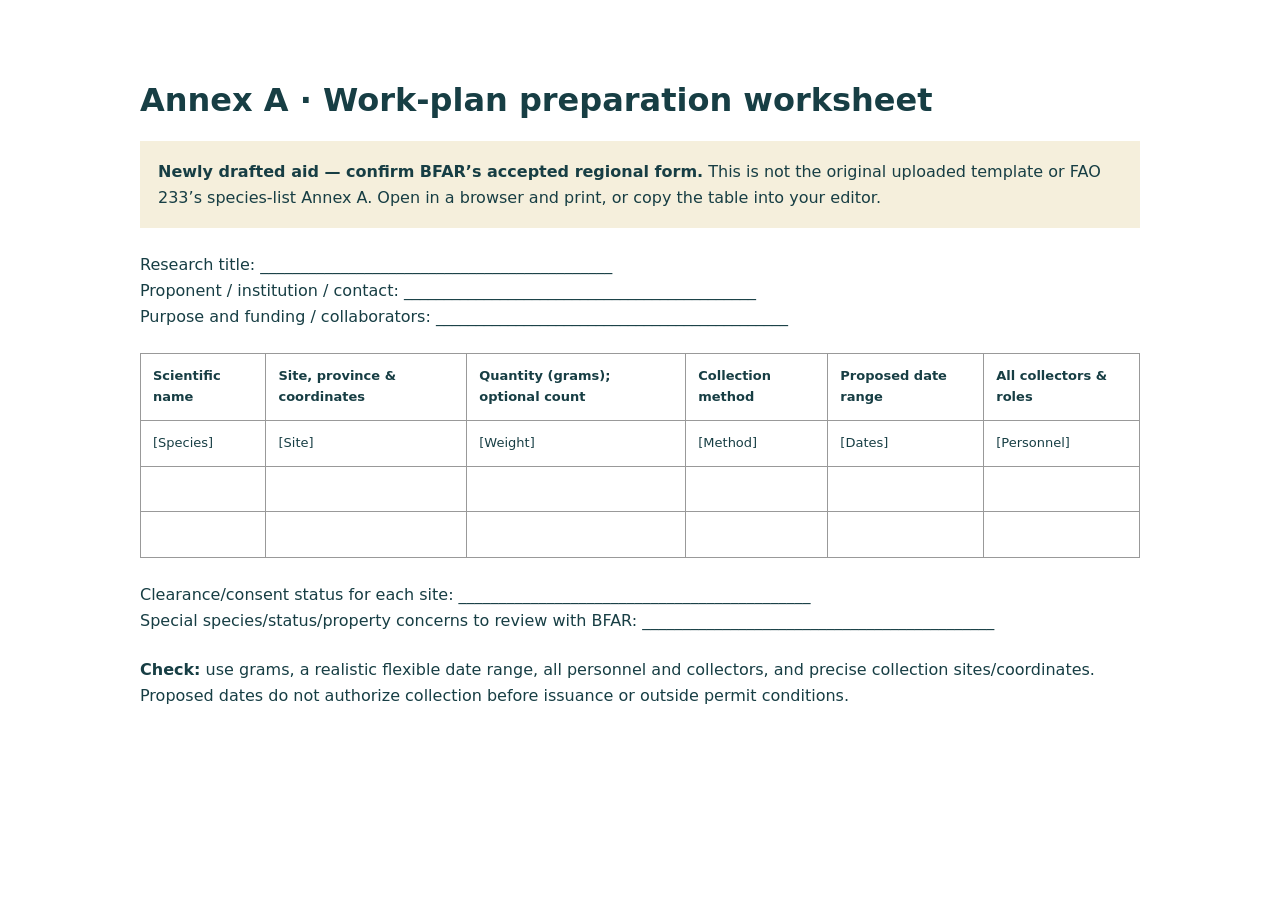
<file: downloads/annex-a-work-plan.html>
<!doctype html><html lang="en"><head><meta charset="utf-8"><meta name="viewport" content="width=device-width,initial-scale=1"><title>Annex A work-plan preparation worksheet</title><style>body{font:16px/1.6 system-ui;max-width:1000px;margin:40px auto;padding:20px;color:#173e44}h1{line-height:1.2}table{width:100%;border-collapse:collapse;font-size:13px}td,th{border:1px solid #999;padding:12px;text-align:left;min-height:50px}.note{background:#f5efdc;padding:18px}p{margin:24px 0}@media print{body{margin:0;padding:0}@page{size:A4 landscape;margin:15mm}}</style></head><body><h1>Annex A · Work-plan preparation worksheet</h1><div class="note"><b>Newly drafted aid — confirm BFAR’s accepted regional form.</b> This is not the original uploaded template or FAO 233’s species-list Annex A. Open in a browser and print, or copy the table into your editor.</div><p>Research title: ____________________________________________<br>Proponent / institution / contact: ____________________________________________<br>Purpose and funding / collaborators: ____________________________________________</p><table><thead><tr><th>Scientific name</th><th>Site, province & coordinates</th><th>Quantity (grams); optional count</th><th>Collection method</th><th>Proposed date range</th><th>All collectors & roles</th></tr></thead><tbody><tr><td>[Species]</td><td>[Site]</td><td>[Weight]</td><td>[Method]</td><td>[Dates]</td><td>[Personnel]</td></tr><tr><td>&nbsp;</td><td></td><td></td><td></td><td></td><td></td></tr><tr><td>&nbsp;</td><td></td><td></td><td></td><td></td><td></td></tr></tbody></table><p>Clearance/consent status for each site: ____________________________________________<br>Special species/status/property concerns to review with BFAR: ____________________________________________</p><p><b>Check:</b> use grams, a realistic flexible date range, all personnel and collectors, and precise collection sites/coordinates. Proposed dates do not authorize collection before issuance or outside permit conditions.</p></body></html>
</file>
<file: styles.css>
:root{--ink:#173c42;--muted:#526b70;--teal:#174e53;--pale:#edf4ef;--paper:#fbfaf6;--line:#d8e1db;--gold:#d6b964;--white:#fff;--radius:18px}*{box-sizing:border-box}html{scroll-behavior:smooth;scroll-padding-top:110px}body{margin:0;background:var(--paper);color:var(--ink);font:16px/1.65 system-ui,-apple-system,BlinkMacSystemFont,"Segoe UI",sans-serif}a{color:#146167;text-underline-offset:4px}a:hover{text-decoration-thickness:2px}button,input,select,textarea{font:inherit}button,a,input,select,textarea,summary{-webkit-tap-highlight-color:transparent}button{cursor:pointer}a,button{touch-action:manipulation}:focus-visible{outline:3px solid #986c05;outline-offset:4px}[hidden]{display:none!important}.wrap{width:min(1180px,calc(100% - 64px));margin:auto}.utility{background:var(--ink);color:#e4ede8;font-size:11px;letter-spacing:1.6px;padding:9px 0}.utility .wrap{display:flex;justify-content:space-between}.utility span{letter-spacing:.4px}.site-header{background:rgba(251,250,246,.98);border-bottom:1px solid var(--line);position:sticky;top:0;z-index:10}.header-inner{display:flex;align-items:center;justify-content:space-between;gap:25px;min-height:90px}.brand{display:flex;align-items:center;gap:12px;color:var(--ink);font-weight:750;font-size:16px;text-decoration:none;line-height:1.4}.brand small{display:block;font-size:10px;letter-spacing:1.7px;font-weight:550;margin-top:5px}.header-inner nav{display:flex;gap:26px;align-items:center;font-size:13px;font-weight:650}.header-inner nav a{text-decoration:none;color:var(--ink)}.contact-nav{border:1px solid var(--line);padding:10px 15px;border-radius:7px}.hero{background:linear-gradient(120deg,#edf4ef,#f5f6ed);border-bottom:1px solid var(--line);padding:70px 0 64px}.hero-grid{display:grid;grid-template-columns:1.55fr 1fr;gap:70px;align-items:center}.eyebrow{font-size:11px;font-weight:750;letter-spacing:1.8px;margin:0 0 17px;color:#466e67}h1{font-family:Georgia,"Times New Roman",serif;font-weight:500;font-size:clamp(42px,4.8vw,64px);line-height:1.09;letter-spacing:-2.2px;margin:0 0 25px}h2{font-family:Georgia,"Times New Roman",serif;font-weight:500;font-size:36px;letter-spacing:-.8px;line-height:1.2;margin:0 0 14px}h3{font-size:23px;line-height:1.35;letter-spacing:-.45px;margin:0 0 20px}h4{font-size:18px;margin:25px 0 12px}p{margin:12px 0 18px}.hero-copy{font-size:16px;font-weight:650;margin-bottom:12px}.hero-sub{max-width:570px;color:var(--muted);font-size:17px}.hero-actions{display:flex;gap:12px;flex-wrap:wrap;margin-top:28px}.button{display:inline-flex;align-items:center;justify-content:center;gap:20px;border-radius:7px;min-height:48px;padding:12px 20px;font-size:13px;font-weight:700;border:1px solid transparent;text-decoration:none;line-height:1.5}.primary{background:var(--teal);color:#fff}.primary:hover{background:#103d42}.secondary{background:transparent;border-color:#94aaa2;color:var(--ink)}.secondary:hover{background:#e3eee7}.micro,.help{font-size:13px;color:var(--muted)}.micro{margin-top:17px}.hero-card{background:#fff;border:1px solid #d5dfd7;border-radius:18px;overflow:hidden;box-shadow:0 18px 38px #193a3e0b}.hero-card>.eyebrow,.hero-card>h2,.hero-steps{margin-left:30px;margin-right:30px}.hero-card>h2{font-size:29px}.water-art{height:140px;overflow:hidden;background:#dcebe5;margin-bottom:28px}.water-art svg{width:100%;height:100%;fill:#315e5e}.water-art path{fill:none;stroke:#a3c6b8;stroke-width:2}.water-art path.fish{fill:#436e69;stroke:none}.water-art circle{fill:#e2f0e5}.hero-steps{list-style:none;padding:0;margin-top:22px;margin-bottom:27px;font-size:14px}.hero-steps li{margin:15px 0;display:flex;gap:18px;align-items:center}.hero-steps b{color:#568076;font-size:11px;border:1px solid #cddfd5;border-radius:50%;width:30px;height:30px;display:grid;place-items:center}.card-foot{background:#f2f6ef;border-top:1px solid var(--line);padding:17px 30px;font-size:12px;color:var(--muted)}.notice{border:1px solid #e2d5a7;border-left:3px solid #af8c39;background:#faf6e8;padding:18px 22px;border-radius:6px;font-size:14px}.notice p:last-child{margin-bottom:0}.intro-notice{margin:30px 0 0;background:#f7f4e9}.intro-notice strong{margin-right:5px}.section{padding:68px 0;border-bottom:1px solid var(--line);scroll-margin-top:15px}.section-heading{display:flex;align-items:center;justify-content:space-between;gap:24px;margin-bottom:28px}.section-heading p:not(.eyebrow){color:var(--muted);margin-bottom:0}.pill{border:1px solid var(--line);padding:7px 13px;border-radius:25px;font-size:12px;white-space:nowrap}.wizard-section{max-width:100%}#wizard-app{background:#fff;border:1px solid var(--line);border-radius:var(--radius);overflow:hidden}.stepper{list-style:none;display:grid;grid-template-columns:repeat(4,1fr);padding:0;margin:0;border-bottom:1px solid var(--line);background:#f1f5ef}.stepper li{padding:20px;text-align:center;font-size:13px;color:var(--muted);border-bottom:3px solid transparent}.stepper li[aria-current]{background:#e4efe7;color:var(--ink);font-weight:750;border-color:var(--teal)}.stepper li span{padding-left:7px}#permit-form{padding:35px 42px;max-width:850px;margin:auto}fieldset{padding:0;border:0;margin:0;min-width:0}legend{font-size:25px;font-weight:700;line-height:1.35;margin-bottom:15px}label{display:block;font-size:14px;font-weight:650;margin:22px 0 7px}.optional{font-weight:400;color:var(--muted)}input:not([type=checkbox]),select,textarea{width:100%;border:1px solid #93aaa4;padding:12px 14px;border-radius:6px;background:#fff;color:var(--ink);min-height:48px}input[type=date]{max-width:300px}select{padding-right:25px}textarea{resize:vertical}select[aria-invalid=true]{border:2px solid #a32929}#form-error{color:#922c26;font-weight:600}.form-actions{border-top:1px solid var(--line);padding-top:24px;margin-top:30px;display:flex;align-items:center;justify-content:space-between;gap:15px}#step-count{font-size:12px;color:var(--muted)}.text-button{background:none;border:0;color:var(--teal);text-decoration:underline;padding:12px;font-size:13px}.tag{display:inline-block;font-size:10px;font-weight:750;letter-spacing:.15px;border-radius:4px;padding:4px 7px;vertical-align:middle;line-height:1.5}.legal{background:#e5efeb;color:#285b4a}.practice{background:#e4eef5;color:#254f6c}.verify{background:#f4e8c8;color:#70531b}.legend{display:flex;flex-wrap:wrap;gap:10px;margin:20px 0 36px}.guide-layout{display:grid;grid-template-columns:210px minmax(0,1fr);gap:55px}.guide-index{position:sticky;top:120px;align-self:start;display:flex;flex-direction:column;gap:12px;border-left:2px solid var(--line);padding-left:20px}.guide-index a{font-size:13px;color:var(--muted);text-decoration:none}.guide-index a:hover{color:var(--ink);text-decoration:underline}.guide-index .eyebrow{margin-bottom:3px}article{scroll-margin-top:120px;margin-bottom:52px}article:last-child{margin-bottom:0}details{border-bottom:1px solid var(--line);background:#fff}summary{font-size:15px;font-weight:650;cursor:pointer;padding:21px 18px;line-height:1.5}details[open] summary{background:#eef4ef}.detail-body{padding:3px 22px 20px;font-size:14px}.detail-body li{margin:10px 0}.section-no{font-size:11px;color:#547e71;margin-right:9px;white-space:nowrap}.guide-layout .notice{margin-top:24px}.mini-grid{display:grid;grid-template-columns:1fr 1fr;gap:18px;margin:22px 0}.small-card{padding:22px;background:#f0f4ed;border:1px solid var(--line);border-radius:10px}.small-card p{font-size:14px;margin-bottom:0;color:var(--muted)}.fee-grid{display:grid;grid-template-columns:repeat(3,1fr);gap:12px;margin:24px 0}.fee-card{background:#fff;border:1px solid var(--line);border-radius:9px;padding:20px 16px;display:flex;flex-direction:column}.fee-card small{font-size:9px;font-weight:700;letter-spacing:.6px;min-height:31px}.fee-card strong{font-family:Georgia,serif;font-size:40px;font-weight:500;margin:8px 0}.fee-card p{font-size:11px;color:var(--muted);margin:0}.flow{padding-left:25px}.flow li{padding:8px 0 14px 8px}.flow li::marker{font-weight:750;color:#4c7665}.flow b,.flow span{display:block}.flow span{font-size:14px;color:var(--muted)}.contact-card{background:#eef4ee;border:1px solid var(--line);border-radius:12px;padding:24px;margin:22px 0}.contact-card h4{margin-top:0}dl{display:grid;grid-template-columns:90px minmax(0,1fr);gap:9px 16px;font-size:14px}dt{font-weight:700}dd{margin:0;overflow-wrap:anywhere}.deadline-card{padding:25px;background:#e8eee3;border-radius:12px}.deadline-card>strong{display:block;font-family:Georgia,serif;font-size:40px;font-weight:500;margin:15px 0 5px}.download-grid{display:grid;grid-template-columns:1fr 1fr;gap:14px;margin-top:24px}.download-card{display:flex;align-items:center;gap:18px;text-decoration:none;background:#fff;border:1px solid var(--line);border-radius:10px;padding:23px;color:var(--ink)}.download-card:hover{border-color:#3b7367;background:#f2f7f1}.download-card span:nth-child(2){flex:1}.download-card strong{display:block;font-size:15px}.download-card small{display:block;font-size:12px;color:var(--muted);margin-top:4px}.file-icon{background:#eef4ed;width:36px;height:42px;display:grid;place-items:center;border-radius:5px;font-size:23px}.search-box{max-width:600px;margin:20px 0}.source-section{font-size:14px}.source-section .mini-grid{gap:50px}.source-section h3{font-size:18px}.source-section h2{font-size:30px}footer{background:var(--ink);color:#e4eee7;padding:38px 0}.footer-inner{display:flex;align-items:center;justify-content:space-between;gap:20px}footer p{font-size:12px;margin:8px 0}footer a{color:#d3e5d7;font-size:13px}.mobile-nav{display:none}.skip-link{position:fixed;top:-100px;left:20px;background:#fff;padding:14px;z-index:50}.skip-link:focus{top:10px}.result-banner{background:var(--ink);padding:30px;border-radius:15px 15px 0 0;color:#fff}.result-banner .eyebrow{color:#b7d4c1}.result-banner p:last-child{font-size:14px;margin-bottom:0;color:#d7e4dc}.result-grid{display:grid;grid-template-columns:1fr 1fr;gap:18px;margin:22px 0}.result-tile{background:#edf3ee;padding:20px;border-radius:9px}.result-tile small{font-size:11px;display:block;margin-bottom:9px}.result-tile strong{display:block;font-size:18px}.result-tile p{font-size:13px;margin-bottom:0}#result-content{border:1px solid var(--line);background:#fff;padding:30px}.warnings{padding:20px;background:#faf5e6;border-radius:7px;margin:24px 0;font-size:14px}.warnings li{margin:10px 0}.checklist{list-style:none;padding:0}.checklist li{border-bottom:1px solid var(--line)}.checklist label{display:flex;gap:13px;align-items:flex-start;padding:14px 0;margin:0;font-weight:400}.checklist input{width:20px;height:20px;flex-shrink:0;accent-color:var(--teal);margin-top:2px}.checklist label:has(input:checked) span{color:#526e63}.checklist input:checked+span{text-decoration:line-through}.result-actions{display:flex;gap:12px;flex-wrap:wrap;margin-top:20px}#answer-review{margin-top:22px}.answer-list{font-size:13px;background:#f1f5ef;padding:20px}.answer-list p{margin:6px 0}#result-content h3{margin-top:28px}.result-meta{font-size:14px;overflow-wrap:anywhere}#check-progress{font-size:13px;color:var(--muted)}
@media(max-width:1000px){.header-inner nav{gap:17px}.contact-nav{display:none}.hero-grid{gap:30px}.hero-actions{display:grid}.hero-card>.eyebrow,.hero-card>h2,.hero-steps{margin-left:23px;margin-right:23px}.guide-layout{grid-template-columns:160px minmax(0,1fr);gap:30px}.guide-index{padding-left:14px}}
@media(max-width:740px){html{scroll-padding-top:90px}.wrap{width:calc(100% - 36px)}.utility{font-size:9px;letter-spacing:1px}.utility span{font-size:9px;letter-spacing:0}.header-inner{min-height:74px}.brand{font-size:14px}.brand img{width:36px;height:36px}.brand small{font-size:8px}.header-inner nav{display:none}.hero{padding:40px 0}.hero-grid{grid-template-columns:1fr;gap:32px}h1{font-size:46px;letter-spacing:-1.7px}h2{font-size:31px}.hero-sub{font-size:16px}.hero-card{max-width:none}.water-art{height:100px}.hero-actions{display:flex}.hero-actions .button{width:100%;font-size:13px}.hero-card>h2{font-size:27px}.hero-steps{display:flex;flex-wrap:wrap;gap:12px;margin-bottom:22px}.hero-steps li{flex:1 1 120px;margin:0;font-size:12px;gap:9px}.hero-steps b{flex-shrink:0}.section{padding:44px 0}.section-heading{align-items:flex-start}.section-heading .pill{display:none}.guide-layout{display:block}.guide-index{position:static;display:flex;flex-direction:row;flex-wrap:wrap;gap:10px 20px;margin-bottom:32px}.guide-index .eyebrow{width:100%}.stepper li{padding:14px 3px;font-size:11px}.stepper li span{padding-left:2px}#permit-form{padding:24px 20px}legend{font-size:23px}.form-actions{gap:8px}.form-actions .button{padding:11px 15px}.intro-notice{font-size:13px}.mini-grid,.download-grid,.result-grid{grid-template-columns:1fr}.fee-grid{gap:7px}.fee-card{padding:14px 9px}.fee-card strong{font-size:32px}.fee-card small{font-size:8px;min-height:38px}.fee-card p{font-size:10px}.contact-card{padding:19px}dl{grid-template-columns:1fr;gap:2px}dd{margin-bottom:14px}.download-card{padding:19px}.source-section .mini-grid{gap:12px}summary{padding:19px 13px}.section-no{display:block;margin-bottom:4px}.footer-inner{display:block}footer{padding-bottom:100px}.mobile-nav{position:fixed;bottom:0;left:0;right:0;display:grid;grid-template-columns:repeat(4,1fr);background:#fff;border-top:1px solid var(--line);z-index:20;padding-bottom:env(safe-area-inset-bottom)}.mobile-nav a{text-decoration:none;font-size:11px;font-weight:750;min-height:58px;display:grid;place-items:center;color:var(--ink)}.mobile-nav a:first-child{background:var(--teal);color:#fff}.result-banner,#result-content{padding:22px}.result-actions .button{flex:1}.deadline-card{padding:20px}.source-section h2{font-size:28px}}
@media(prefers-reduced-motion:reduce){html{scroll-behavior:auto}}
@media print{body{font-size:11pt;background:#fff;color:#000}.utility,.site-header,.hero,.intro-notice,.mobile-nav,footer,.skip-link,.guide-index,.result-actions,#storage-status,#wizard-app,.wizard-section>.section-heading{display:none!important}.wrap{width:100%}.section{padding:15px 0}.tag{border:1px solid #999;color:#000;background:#fff}.button{display:none}body.print-result main>.wrap>section:not(#wizard){display:none!important}body.print-result #wizard{border:0;padding:0}#result-content{border:0;padding:0}.result-banner{background:#fff;color:#000;padding:0;border-bottom:2px solid #444}.result-banner .eyebrow,.result-banner p:last-child{color:#333}.result-tile,.warnings,.contact-card{background:#fff;border:1px solid #aaa;break-inside:avoid}.result-grid{grid-template-columns:1fr 1fr}.checklist label{padding:7px 0}.checklist li{break-inside:avoid}h2{font-size:25pt}h3{font-size:15pt;break-after:avoid}.hero-grid,.guide-layout{display:block}a{color:#000;overflow-wrap:anywhere}.download-grid{display:block}.download-card{margin:8px 0}.source-section{font-size:10pt}@page{margin:17mm}}

/* Version 2: readable text, simple explanations and quieter legal detail. */
body{font-size:17px;line-height:1.7} .hero-sub{font-size:18px} .hero h1{font-size:clamp(42px,4.5vw,60px)}
.beginner-start{padding:44px 0 24px}.basics-grid{display:grid;grid-template-columns:repeat(3,1fr);gap:18px}.basics-grid h3{font-size:21px;margin:12px 0}.basics-grid p{font-size:16px}.big-number{display:grid;place-items:center;width:38px;height:38px;background:#174e53;color:white;border-radius:50%;font-weight:750}
.help,.micro{font-size:15px}label{font-size:17px}input,select,textarea{font-size:17px!important}#permit-form{max-width:900px}.wizard-step .help{margin:9px 0 20px;line-height:1.65} .wizard-step label{margin-top:27px}.button{font-size:15px;min-height:52px}.stepper li{font-size:14px}
.word-grid{display:grid;grid-template-columns:1fr 1fr;gap:12px}.word-grid details{border:1px solid var(--line);border-radius:8px;overflow:hidden}.word-grid summary{font-size:16px}.word-grid .detail-body{font-size:16px}.process-overview{background:#edf4ef;border-radius:15px;padding:28px;margin:28px 0 40px}.process-overview .flow span{font-size:16px}
.advanced-rules{border:1px solid var(--line);border-radius:9px;overflow:hidden}.advanced-rules>summary{background:#e9f0eb}.advanced-rules>details{margin:8px}.advanced-rules .notice{margin:16px}.next-first{background:#edf4ef;border-left:4px solid #427660;border-radius:8px;padding:24px;margin-bottom:28px}.next-first h3{margin:0!important}.next-first .flow span{font-size:16px}.next-first a{font-size:15px}.result-tile small{font-size:12px}.result-tile p{font-size:15px}.result-tile details{background:transparent}.result-tile summary{font-size:14px;padding:12px 0}.result-tile .detail-body{padding:0;font-size:14px}.checklist label{font-size:17px}.requirement-detail{margin:0 0 14px 33px;border:0;background:#f4f7f1}.requirement-detail summary{font-size:14px;padding:9px 12px}.requirement-detail .detail-body{font-size:15px}.warnings{font-size:16px}.warnings details{background:transparent}.warnings summary{padding:14px 0;font-size:15px}.tag{font-size:12px}.detail-body{font-size:16px}.fee-card p{font-size:13px}.fee-card small{font-size:11px}.download-card small{font-size:14px}.flow span{font-size:16px}
@media(max-width:740px){.basics-grid,.word-grid{grid-template-columns:1fr}.hero h1{font-size:43px}.hero-actions .button{font-size:15px}.stepper li{font-size:11px;padding:15px 3px}.stepper li span{display:block;padding:0}.fee-grid{grid-template-columns:1fr}.fee-card{padding:20px}.fee-card small{min-height:0;font-size:12px}.fee-card strong{font-size:38px}.fee-card p{font-size:15px}.hero-steps{display:block}.hero-steps li{margin:15px 0;font-size:15px}.hero-steps b{width:32px;height:32px}.mobile-nav a{font-size:12px}.next-first{padding:18px}.process-overview{padding:22px}.form-actions{flex-wrap:wrap}.form-actions #step-count{font-size:13px}.contact-card dl{font-size:16px}.beginner-start h2{font-size:30px}}
@media print{.beginner-start{display:none!important}.next-first{break-inside:avoid;background:white;border:1px solid #888}body{font-size:11pt}.requirement-detail{display:block}.requirement-detail>div{display:block!important}.requirement-detail summary{display:none}.result-tile p,.next-first .flow span,.checklist label{font-size:10pt}}
/* Keep long email addresses and scientific names inside narrow screens. */
main, .result-tile, .download-card, .word-grid { overflow-wrap: anywhere; }
select, input, textarea { min-width: 0; max-width: 100%; }

/* Refined student-first visual system */
:root{--ink:#183447;--muted:#526875;--teal:#176b58;--pale:#eef5ed;--paper:#fffaf0;--line:#dce5dc;--gold:#f4b942;--radius:20px}
html{scroll-padding-top:100px}
.site-header{backdrop-filter:blur(12px);background:rgba(255,250,240,.94)}
.hero{background:radial-gradient(ellipse at 85% 20%,#ffe5ad 0,transparent 28%),linear-gradient(120deg,#f1f7e9,#fff3dc);padding:76px 0 70px}
.hero h1{max-width:720px;color:#183447}
.hero-sub{color:#425a68}
.eyebrow{color:#176b58}
.primary{background:#176b58;box-shadow:0 5px 0 #0e4f43}
.primary:hover{background:#0e594a;transform:translateY(-1px)}
.button,.download-card,.small-card,.fee-card,.contact-card{transition:transform .18s ease,box-shadow .18s ease,border-color .18s ease}
.secondary{border-color:#7d9c8d;background:rgba(255,255,255,.58)}
.hero-card{box-shadow:0 20px 55px #18344712;border-radius:22px}
.intro-notice{border-left-color:#e6a929;background:#fff5d9}
.beginner-start{padding-top:56px;padding-bottom:38px}
.basics-grid{gap:20px}
.small-card{background:#fff;border-radius:16px;padding:26px;box-shadow:0 7px 24px #1834470a}
.big-number{background:#176b58;color:#fff;width:42px;height:42px}
.section{padding-top:76px;padding-bottom:76px}
#wizard-app{box-shadow:0 12px 40px #1834470c;border-radius:20px}
.stepper{background:#f1f5ec}
.stepper li[aria-current]{background:#e3f1e7;border-color:#176b58}
input:not([type=checkbox]),select,textarea{border-radius:10px;border-color:#9aada7}
input:focus,select:focus,textarea:focus{border-color:#176b58}
.process-overview{background:#eef5ed;border:1px solid #dce8dc}
.flow li::marker{color:#176b58}
.download-card{border-radius:15px;box-shadow:0 6px 20px #18344708}
.download-card:hover,.small-card:hover,.fee-card:hover{transform:translateY(-2px);box-shadow:0 12px 28px #18344712}
.fee-card{border-radius:14px}
.contact-card,.deadline-card{border-radius:16px}
.tag{border-radius:999px;padding:5px 10px}
.guide-index a{padding:3px 0}
summary{transition:background-color .16s ease}
summary:hover{background:#f1f5ec}
:focus-visible{outline:3px solid #dc8d00;outline-offset:4px}
@media(max-width:740px){
 .wrap{width:calc(100% - 32px)}
 .hero{padding:45px 0 42px}
 .hero h1{font-size:clamp(39px,11vw,49px);line-height:1.08}
 .section{padding:52px 0}
 .beginner-start{padding-top:42px}
 .small-card{padding:22px}
 .mobile-nav{grid-template-columns:repeat(5,1fr);box-shadow:0 -8px 25px #18344710}
 .mobile-nav a{font-size:10px}
}
@media(hover:hover){.button:hover{transform:translateY(-1px)}}
@media(prefers-reduced-motion:reduce){*,*::before,*::after{scroll-behavior:auto!important;transition-duration:.01ms!important;animation-duration:.01ms!important;animation-iteration-count:1!important}}
.drive-samples{display:grid;grid-template-columns:minmax(0,1fr) 230px;gap:28px;align-items:center;margin:26px 0 24px;padding:26px;background:#fff;border:1px solid var(--line);border-radius:16px;box-shadow:0 8px 26px #1834470a}.drive-samples h3{margin:0 0 10px}.drive-samples-copy>p:not(.eyebrow){max-width:620px;color:var(--muted)}.drive-samples .eyebrow{margin-bottom:9px}.qr-download{display:inline-block;margin:14px 0 0 16px;font-size:14px;font-weight:650}.drive-qr{display:grid;justify-items:center;gap:8px;text-align:center;color:var(--ink);font-size:13px;font-weight:650;text-decoration:none}.drive-qr img{display:block;width:220px;height:220px;background:#fff;image-rendering:pixelated}.drive-qr span{max-width:220px}@media(max-width:740px){.drive-samples{grid-template-columns:1fr;text-align:center;padding:20px}.drive-samples .button{width:100%}.qr-download{margin:12px 0 0}.drive-qr{margin-top:8px}.drive-qr img{width:min(220px,70vw);height:auto}}
</file>
